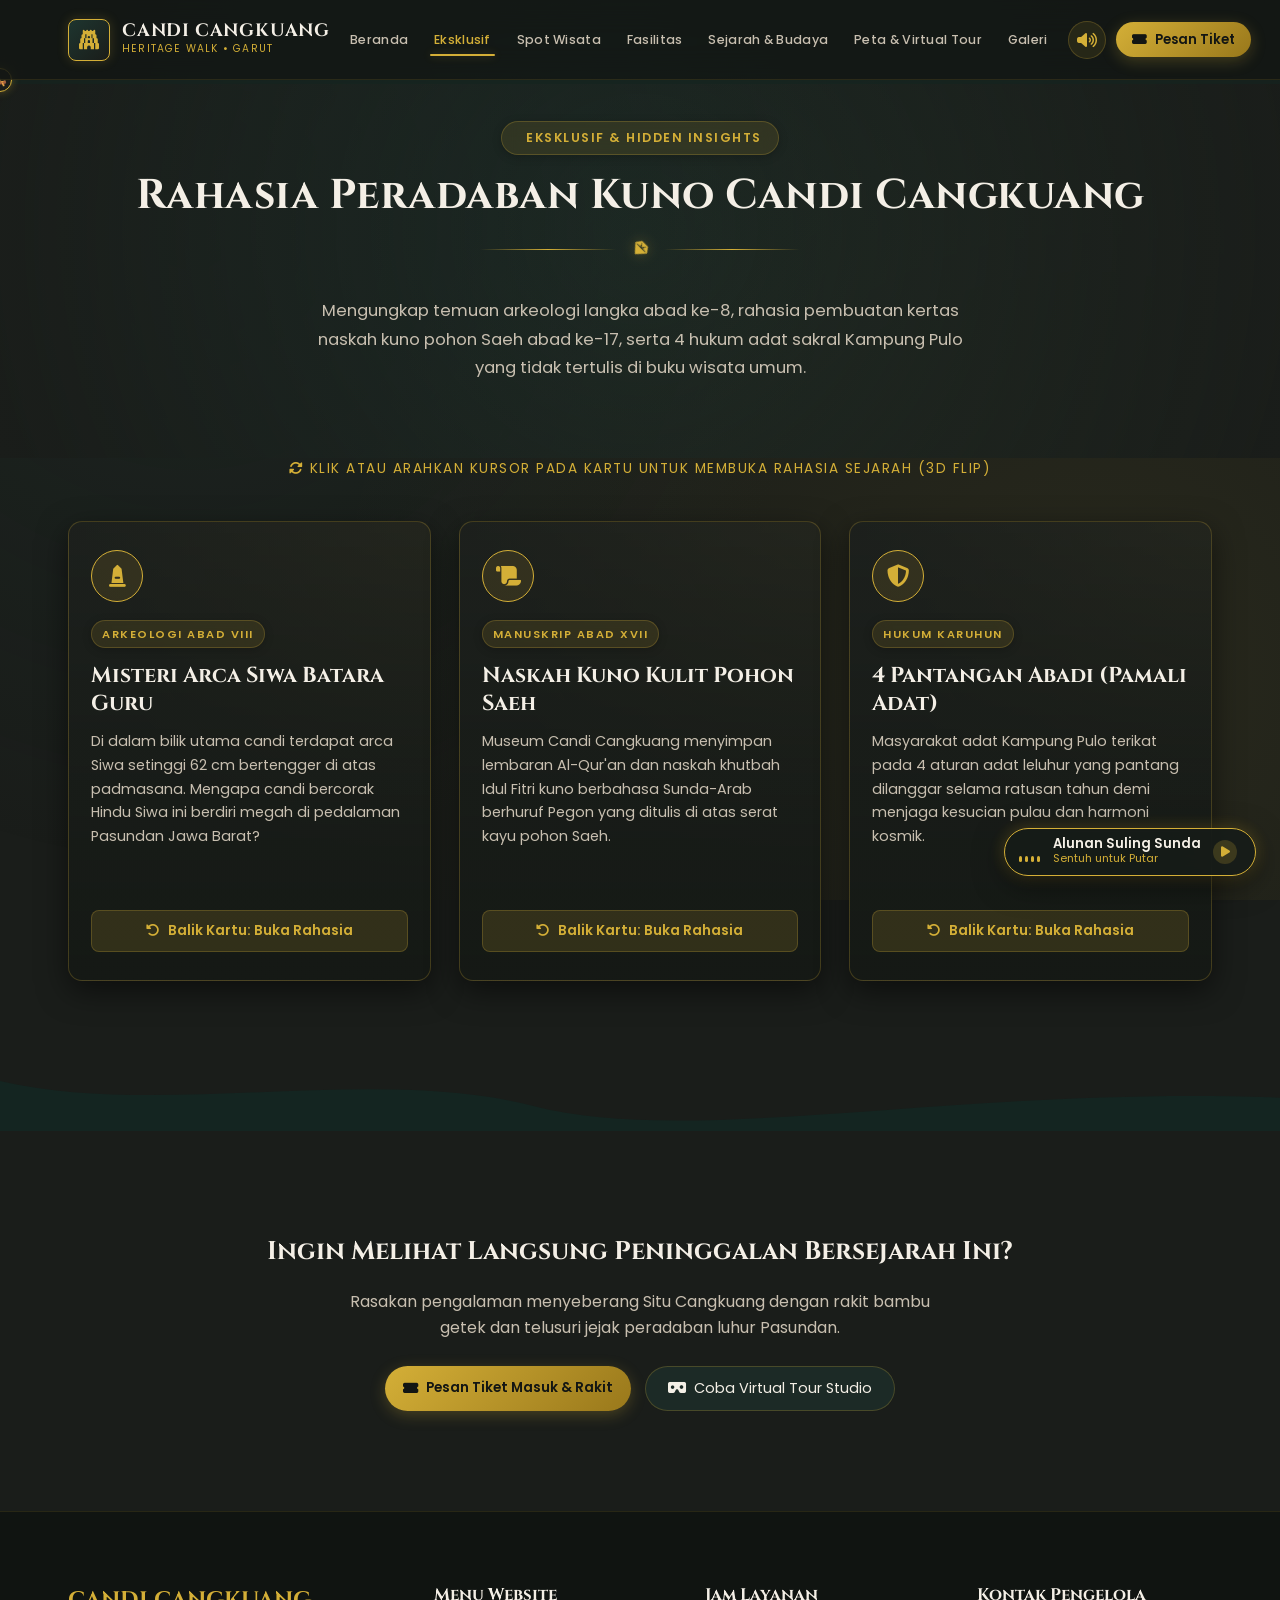
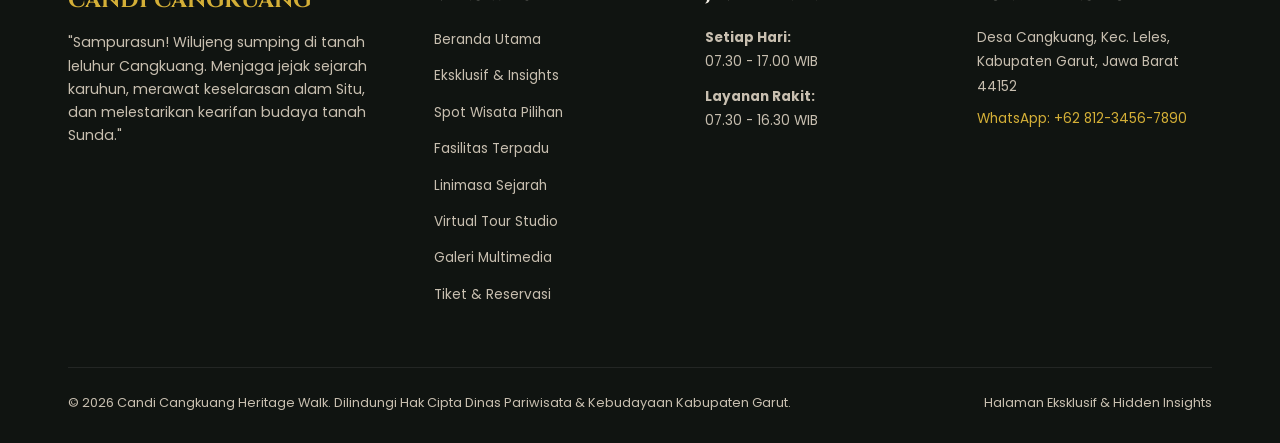
<file: eksklusif.html>
<!DOCTYPE html>
<html lang="id">
<head>
  <meta charset="UTF-8">
  <meta name="viewport" content="width=device-width, initial-scale=1.0">
  <meta name="description" content="Informasi Eksklusif & Hidden Insights Candi Cangkuang Garut: Misteri Arca Batara Guru, Naskah Kuno Kulit Pohon Saeh, dan Falsafah Adat 6 Rumah Kampung Pulo.">
  <title>Eksklusif & Hidden Insights | Candi Cangkuang Garut</title>

  <!-- Google Fonts -->
  <link rel="preconnect" href="https://fonts.googleapis.com">
  <link rel="preconnect" href="https://fonts.gstatic.com" crossorigin>
  <link href="https://fonts.googleapis.com/css2?family=Cinzel:wght@600;700;800&family=Playfair+Display:ital,wght@0,600;0,700;0,800;1,600&family=Poppins:wght@300;400;500;600;700&display=swap" rel="stylesheet">

  <!-- Font Awesome Icons -->
  <link rel="stylesheet" href="https://cdnjs.cloudflare.com/ajax/libs/font-awesome/6.4.0/css/all.min.css">

  <link rel="icon" type="image/svg+xml" href="data:image/svg+xml,<svg xmlns='http://www.w3.org/2000/svg' viewBox='0 0 100 100'><text y='.9em' font-size='90'>🛕</text></svg>">
  <!-- Core Stylesheet -->
  <link rel="stylesheet" href="./assets/css/style.css">
</head>
<body>

  <!-- =========================================================================
       HEADER & NAVBAR
       ========================================================================= -->
  <header class="site-header scrolled" id="siteHeader">
    <div class="container navbar-inner">
      <a href="index.html" class="brand-logo" aria-label="Beranda Candi Cangkuang">
        <div class="brand-icon-wrapper">
          <i class="fas fa-gopuram fa-lg"></i>
        </div>
        <div class="brand-text">
          <h1>CANDI CANGKUANG</h1>
          <span>HERITAGE WALK • GARUT</span>
        </div>
      </a>

      <nav aria-label="Navigasi Utama">
        <ul class="nav-menu" id="navMenu">
          <li><a href="index.html" class="nav-link">Beranda</a></li>
          <li><a href="eksklusif.html" class="nav-link active">Eksklusif</a></li>
          <li><a href="spot-wisata.html" class="nav-link">Spot Wisata</a></li>
          <li><a href="fasilitas.html" class="nav-link">Fasilitas</a></li>
          <li><a href="sejarah.html" class="nav-link">Sejarah & Budaya</a></li>
          <li><a href="virtual-tour.html" class="nav-link">Peta & Virtual Tour</a></li>
          <li><a href="galeri.html" class="nav-link">Galeri</a></li>
        </ul>
      </nav>

      <div class="nav-actions">
        <button class="btn-ambience" id="btnAmbience" title="Putar Suasana Alami Situ Cangkuang" aria-label="Putar Suasana Alami">
          <i class="fas fa-volume-up"></i>
        </button>
        <a href="tiket.html" class="btn btn-primary btn-sm">
          <i class="fas fa-ticket-alt"></i> <span>Pesan Tiket</span>
        </a>
        <button class="mobile-toggle" id="mobileToggle" aria-label="Buka Menu Navigasi">
          <i class="fas fa-bars"></i>
        </button>
      </div>
    </div>
  </header>

  <!-- =========================================================================
       MAIN CONTENT: EKSKLUSIF & 3D FLIP SECRET CARDS
       ========================================================================= -->
  <main id="mainContent" class="page-main">

    <!-- SUBPAGE HERO -->
    <section class="py-section" style="padding-top: calc(var(--header-height) + 40px); padding-bottom: 40px; text-align: center; background: radial-gradient(circle at center, rgba(30, 53, 47, 0.4) 0%, var(--bg-andesite) 100%);">
      <div class="container">
        <span class="section-badge"><i class="fas fa-sparkles"></i> Eksklusif & Hidden Insights</span>
        <h1 class="section-title">Rahasia Peradaban Kuno Candi Cangkuang</h1>
        <div class="sunda-ornament-divider">
          <i class="fas fa-gem sunda-ornament-icon"></i>
        </div>
        <p class="section-desc">
          Mengungkap temuan arkeologi langka abad ke-8, rahasia pembuatan kertas naskah kuno pohon Saeh abad ke-17, serta 4 hukum adat sakral Kampung Pulo yang tidak tertulis di buku wisata umum.
        </p>
      </div>
    </section>

    <!-- 3D TILT & FLIP SECRET CARDS SECTION -->
    <section class="py-section" style="padding-top: 0;">
      <div class="container">
        <div class="text-center" style="margin-bottom: 24px;">
          <p style="font-size: 0.85rem; color: var(--gold-candi); text-transform: uppercase; letter-spacing: 1.5px;">
            <i class="fas fa-sync-alt"></i> Klik atau Arahkan Kursor pada Kartu untuk Membuka Rahasia Sejarah (3D Flip)
          </p>
        </div>

        <div class="cards-3d-grid">
          <!-- CARD 1: ARCA BATARA GURU -->
          <div class="card-3d-wrap">
            <div class="card-3d-inner">
              <!-- Front Side -->
              <div class="card-3d-front">
                <div>
                  <div class="card-3d-icon"><i class="fas fa-monument"></i></div>
                  <span class="section-badge" style="font-size: 0.7rem; padding: 4px 10px;">Arkeologi Abad VIII</span>
                  <h3 class="card-3d-title">Misteri Arca Siwa Batara Guru</h3>
                  <p class="card-3d-desc">
                    Di dalam bilik utama candi terdapat arca Siwa setinggi 62 cm bertengger di atas padmasana. Mengapa candi bercorak Hindu Siwa ini berdiri megah di pedalaman Pasundan Jawa Barat?
                  </p>
                </div>
                <div>
                  <button class="card-flip-btn">
                    <i class="fas fa-undo-alt"></i> Balik Kartu: Buka Rahasia
                  </button>
                </div>
              </div>

              <!-- Back Side -->
              <div class="card-3d-back">
                <div>
                  <span class="section-badge" style="font-size: 0.7rem; padding: 4px 10px;">Catatan Peneliti 1966</span>
                  <h3 class="card-3d-title" style="color: var(--gold-light);">Rahasia Garbhagriha & Arca</h3>
                  <p style="font-size: 0.84rem; color: var(--text-lontar-muted); line-height: 1.6; margin-bottom: 12px;">
                    1. <strong>Identifikasi Arca:</strong> Memiliki 4 tangan dengan atribut trisula, aksamala (tasbih), dan kamandalu. Posisi menghadap fajar timur melambangkan pemujaan matahari dan Siwa Mahadewa.
                  </p>
                  <p style="font-size: 0.84rem; color: var(--text-lontar-muted); line-height: 1.6;">
                    2. <strong>Keunikan Pasundan:</strong> Ini adalah candi Hindu tertua dan satu-satunya di Tatar Sunda, membuktikan adanya jalur ziarah kerajaan Sunda kuno sebelum masa Pajajaran.
                  </p>
                </div>
                <div style="margin-top: 14px;">
                  <button class="card-flip-btn" style="background: rgba(0,0,0,0.4); border-color: var(--gold-candi);">
                    <i class="fas fa-redo-alt"></i> Putar Kembali
                  </button>
                </div>
              </div>
            </div>
          </div>

          <!-- CARD 2: NASKAH KULIT POHON SAEH -->
          <div class="card-3d-wrap">
            <div class="card-3d-inner">
              <!-- Front Side -->
              <div class="card-3d-front">
                <div>
                  <div class="card-3d-icon"><i class="fas fa-scroll"></i></div>
                  <span class="section-badge" style="font-size: 0.7rem; padding: 4px 10px;">Manuskrip Abad XVII</span>
                  <h3 class="card-3d-title">Naskah Kuno Kulit Pohon Saeh</h3>
                  <p class="card-3d-desc">
                    Museum Candi Cangkuang menyimpan lembaran Al-Qur'an dan naskah khutbah Idul Fitri kuno berbahasa Sunda-Arab berhuruf Pegon yang ditulis di atas serat kayu pohon Saeh.
                  </p>
                </div>
                <div>
                  <button class="card-flip-btn">
                    <i class="fas fa-undo-alt"></i> Balik Kartu: Buka Rahasia
                  </button>
                </div>
              </div>

              <!-- Back Side -->
              <div class="card-3d-back">
                <div>
                  <span class="section-badge" style="font-size: 0.7rem; padding: 4px 10px;">Teknologi Kertas Kuno</span>
                  <h3 class="card-3d-title" style="color: var(--gold-light);">Rahasia Ketahanan 400 Tahun</h3>
                  <p style="font-size: 0.84rem; color: var(--text-lontar-muted); line-height: 1.6; margin-bottom: 12px;">
                    1. <strong>Pohon Saeh:</strong> Diolah dari kulit kayu <em>Broussonetia papyrifera</em> yang ditempa hingga seratnya menyatu rapat. Getah alaminya mengandung zat penolak rayap dan jamur tropis.
                  </p>
                  <p style="font-size: 0.84rem; color: var(--text-lontar-muted); line-height: 1.6;">
                    2. <strong>Tinta Karbon Organik:</strong> Tinta dibuat dari jelaga minyak kemiri campur getah damar, sehingga tulisan tangan Embah Dalem Arif Muhammad tetap pekat hingga kini.
                  </p>
                </div>
                <div style="margin-top: 14px;">
                  <button class="card-flip-btn" style="background: rgba(0,0,0,0.4); border-color: var(--gold-candi);">
                    <i class="fas fa-redo-alt"></i> Putar Kembali
                  </button>
                </div>
              </div>
            </div>
          </div>

          <!-- CARD 3: 4 PANTANGAN ADAT KAMPUNG PULO -->
          <div class="card-3d-wrap">
            <div class="card-3d-inner">
              <!-- Front Side -->
              <div class="card-3d-front">
                <div>
                  <div class="card-3d-icon"><i class="fas fa-shield-alt"></i></div>
                  <span class="section-badge" style="font-size: 0.7rem; padding: 4px 10px;">Hukum Karuhun</span>
                  <h3 class="card-3d-title">4 Pantangan Abadi (Pamali Adat)</h3>
                  <p class="card-3d-desc">
                    Masyarakat adat Kampung Pulo terikat pada 4 aturan adat leluhur yang pantang dilanggar selama ratusan tahun demi menjaga kesucian pulau dan harmoni kosmik.
                  </p>
                </div>
                <div>
                  <button class="card-flip-btn">
                    <i class="fas fa-undo-alt"></i> Balik Kartu: Buka Rahasia
                  </button>
                </div>
              </div>

              <!-- Back Side -->
              <div class="card-3d-back">
                <div>
                  <span class="section-badge" style="font-size: 0.7rem; padding: 4px 10px;">Aturan Turun-Temurun</span>
                  <h3 class="card-3d-title" style="color: var(--gold-light);">Rincian 4 Pamali Adat</h3>
                  <ul style="font-size: 0.82rem; color: var(--text-lontar-muted); line-height: 1.5; padding-left: 18px; margin-bottom: 10px;">
                    <li><strong>1. Pantangan Menambah Rumah:</strong> Jumlah tetap 6 rumah dan 1 tajug, tidak boleh bertambah atau berkurang.</li>
                    <li><strong>2. Pantangan Atap Jumeneng:</strong> Atap wajib pelana datar (suhunan jolopong/panjang).</li>
                    <li><strong>3. Pantangan Ternak Besar:</strong> Dilarang memelihara kerbau/kambing/sapi demi kebersihan tanah suci pulau.</li>
                    <li><strong>4. Larangan Gong Perunggu:</strong> Menghormati tradisi ziarah sakral para leluhur.</li>
                  </ul>
                </div>
                <div>
                  <button class="card-flip-btn" style="background: rgba(0,0,0,0.4); border-color: var(--gold-candi);">
                    <i class="fas fa-redo-alt"></i> Putar Kembali
                  </button>
                </div>
              </div>
            </div>
          </div>
        </div>
      </div>
    </section>

    <!-- SECTION DIVIDER (WAVE) -->
    <div class="wave-divider">
      <svg viewBox="0 0 1200 120" preserveAspectRatio="none">
        <path d="M0,0 C150,90 350,-40 500,60 C650,160 900,10 1200,40 L1200,120 L0,120 Z" fill="#142521"></path>
      </svg>
    </div>

    <!-- CALL TO ACTION -->
    <section class="py-section" style="text-align: center;">
      <div class="container">
        <h3 style="font-family: var(--font-heading); font-size: 1.6rem; color: var(--text-lontar); margin-bottom: 16px;">
          Ingin Melihat Langsung Peninggalan Bersejarah Ini?
        </h3>
        <p style="color: var(--text-lontar-muted); max-width: 600px; margin: 0 auto 24px auto;">
          Rasakan pengalaman menyeberang Situ Cangkuang dengan rakit bambu getek dan telusuri jejak peradaban luhur Pasundan.
        </p>
        <div style="display: flex; gap: 14px; justify-content: center; flex-wrap: wrap;">
          <a href="tiket.html" class="btn btn-primary">
            <i class="fas fa-ticket-alt"></i> Pesan Tiket Masuk & Rakit
          </a>
          <a href="virtual-tour.html" class="btn btn-secondary">
            <i class="fas fa-vr-cardboard"></i> Coba Virtual Tour Studio
          </a>
        </div>
      </div>
    </section>

  </main>

  <!-- =========================================================================
       FOOTER
       ========================================================================= -->
  <footer class="site-footer">
    <div class="container">
      <div class="footer-top">
        <div class="footer-brand">
          <h2>CANDI CANGKUANG</h2>
          <p>
            "Sampurasun! Wilujeng sumping di tanah leluhur Cangkuang. Menjaga jejak sejarah karuhun, merawat keselarasan alam Situ, dan melestarikan kearifan budaya tanah Sunda."
          </p>
        </div>

        <div class="footer-col">
          <h4>Menu Website</h4>
          <ul class="footer-links">
            <li><a href="index.html">Beranda Utama</a></li>
            <li><a href="eksklusif.html">Eksklusif & Insights</a></li>
            <li><a href="spot-wisata.html">Spot Wisata Pilihan</a></li>
            <li><a href="fasilitas.html">Fasilitas Terpadu</a></li>
            <li><a href="sejarah.html">Linimasa Sejarah</a></li>
            <li><a href="virtual-tour.html">Virtual Tour Studio</a></li>
            <li><a href="galeri.html">Galeri Multimedia</a></li>
            <li><a href="tiket.html">Tiket & Reservasi</a></li>
          </ul>
        </div>

        <div class="footer-col">
          <h4>Jam Layanan</h4>
          <div style="font-size: 0.85rem; color: var(--text-lontar-muted); line-height: 1.8;">
            <div><strong>Setiap Hari:</strong><br>07.30 - 17.00 WIB</div>
            <div style="margin-top: 10px;"><strong>Layanan Rakit:</strong><br>07.30 - 16.30 WIB</div>
          </div>
        </div>

        <div class="footer-col">
          <h4>Kontak Pengelola</h4>
          <div style="font-size: 0.85rem; color: var(--text-lontar-muted); line-height: 1.8;">
            <div>Desa Cangkuang, Kec. Leles, Kabupaten Garut, Jawa Barat 44152</div>
            <div style="margin-top: 8px; color: var(--gold-candi);">WhatsApp: +62 812-3456-7890</div>
          </div>
        </div>
      </div>

      <div class="footer-bottom">
        <div>&copy; 2026 Candi Cangkuang Heritage Walk. Dilindungi Hak Cipta Dinas Pariwisata & Kebudayaan Kabupaten Garut.</div>
        <div>Halaman Eksklusif & Hidden Insights</div>
      </div>
    </div>
  </footer>

  <script src="./assets/js/main.js"></script>
  <audio id="bgMusic" loop preload="none">
    <source src="https://archive.org/download/suling-sunda/SULING%20SUNDA.mp3" type="audio/mpeg">
    <source src="https://archive.org/download/degungsundanesemusicofwestjava/05%20-%20Ayun%20Ambing.mp3" type="audio/mpeg">
  </audio>
  <script src="./assets/js/custom-images.js"></script>
  <script src="./assets/js/music-player.js"></script>
</body>
</html>
</file>
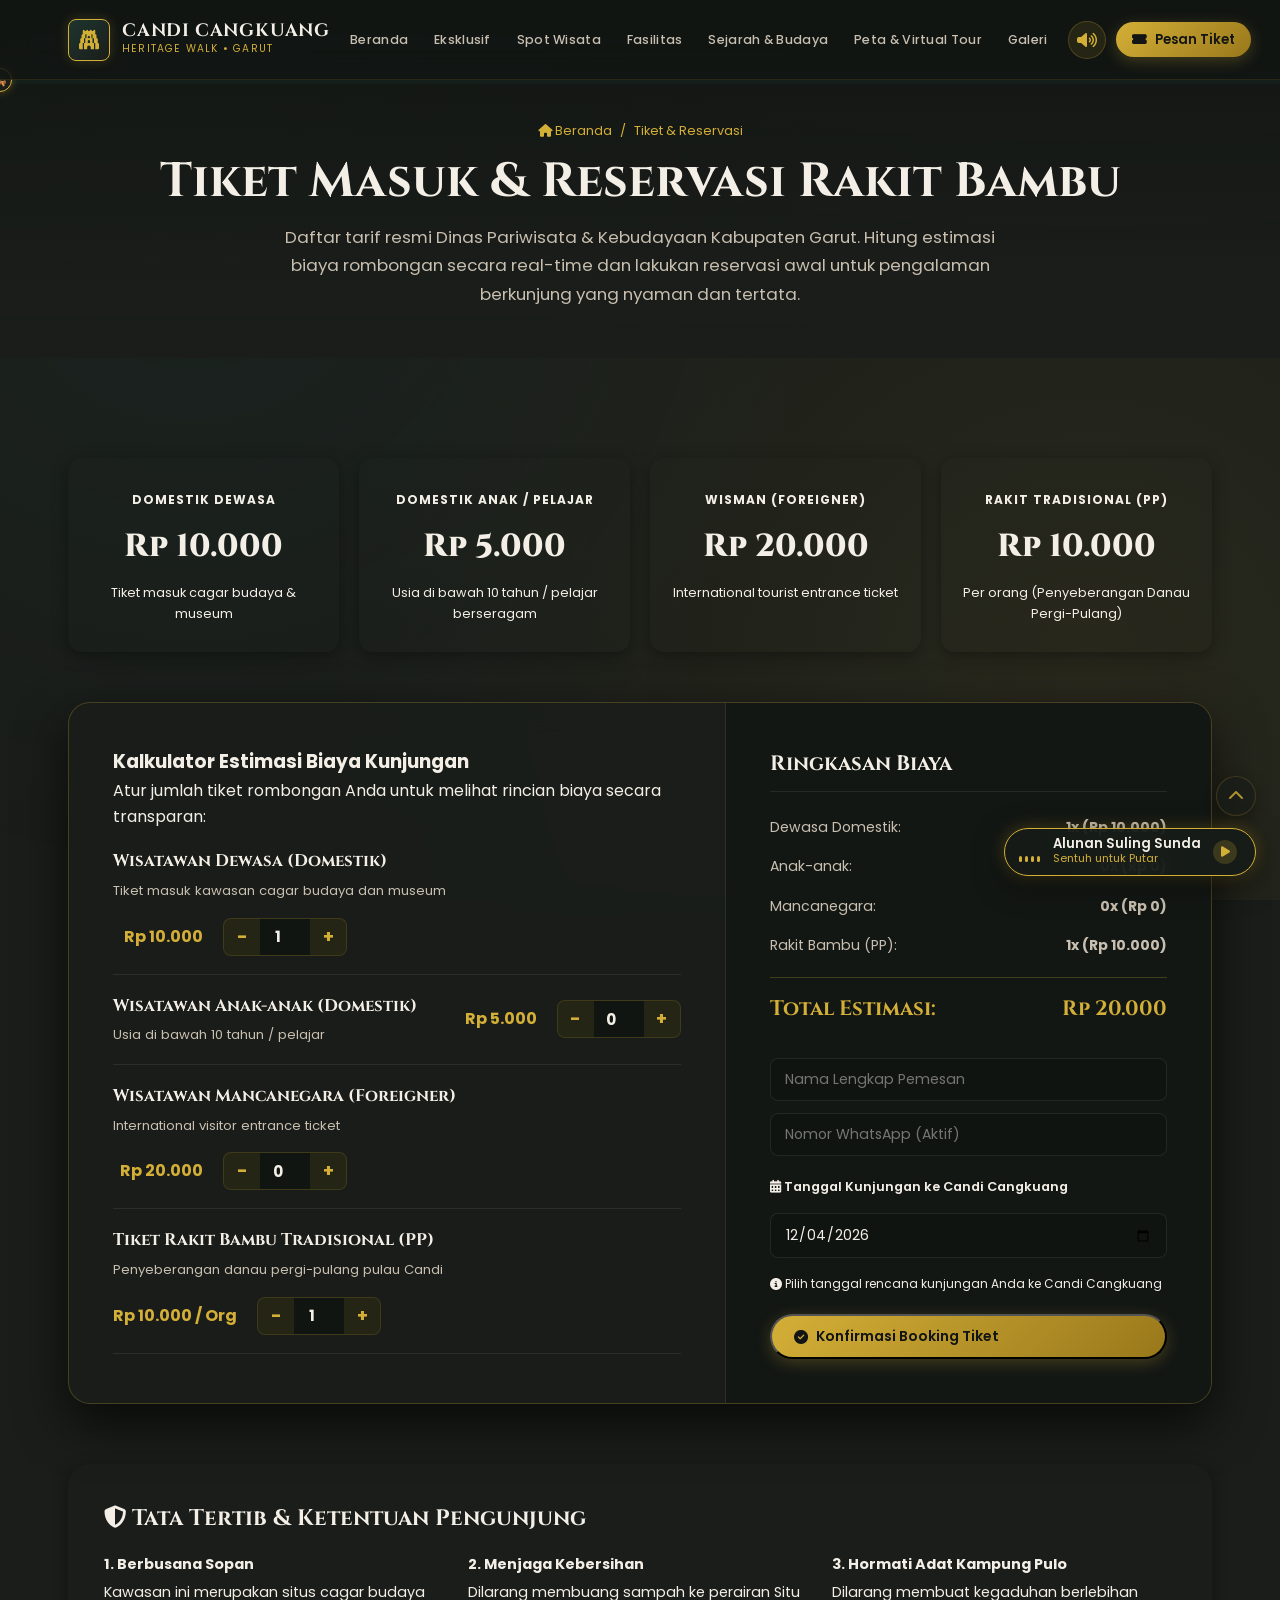
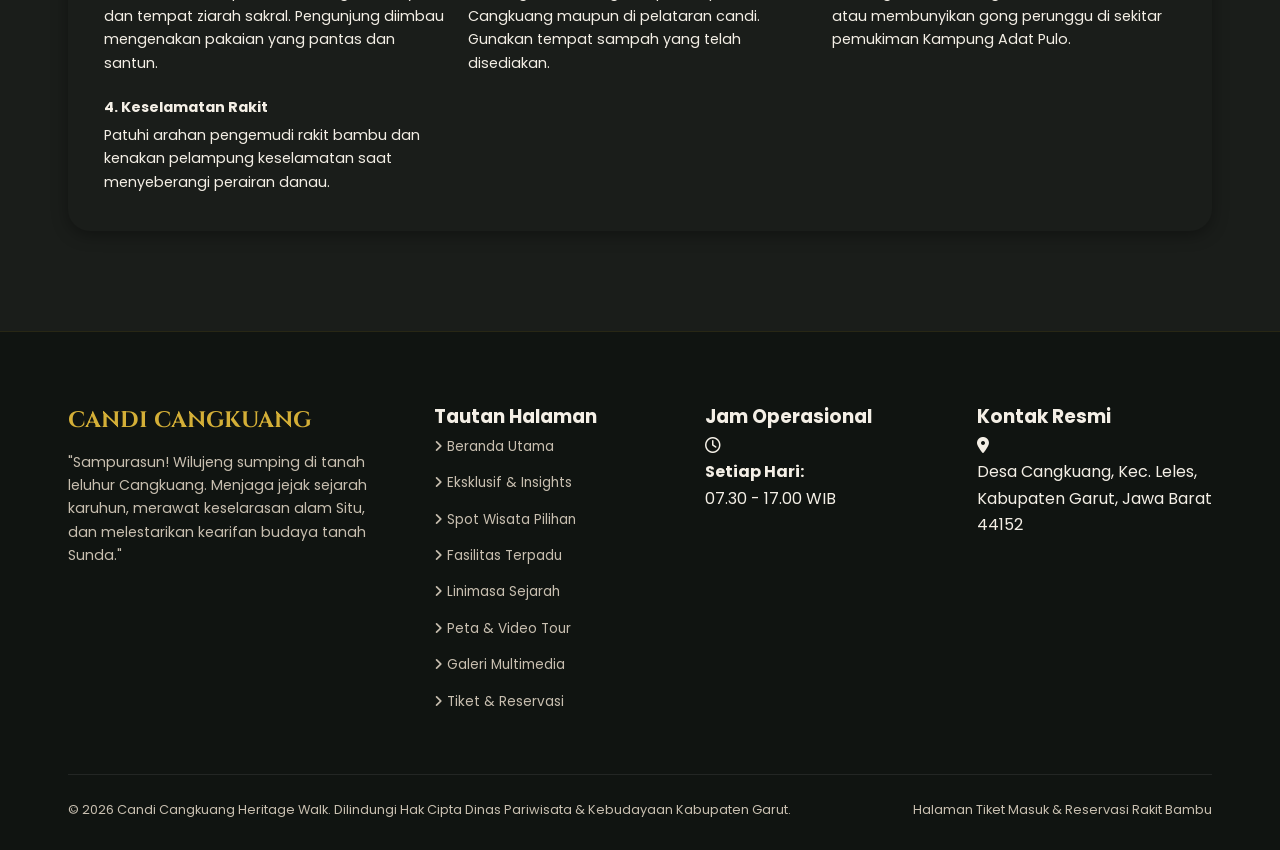
<file: tiket.html>
<!DOCTYPE html>
<html lang="id">
<head>
  <meta charset="UTF-8">
  <meta name="viewport" content="width=device-width, initial-scale=1.0">
  <meta name="description" content="Informasi Tarif Tiket Masuk Resmi & Reservasi Rakit Bambu Situ Cangkuang Garut: Hitung estimasi biaya kunjungan secara real-time dan pesan tiket secara praktis.">
  <title>Tiket Masuk & Reservasi Rakit | Candi Cangkuang Garut</title>

  <!-- Google Fonts -->
  <link rel="preconnect" href="https://fonts.googleapis.com">
  <link rel="preconnect" href="https://fonts.gstatic.com" crossorigin>
  <link href="https://fonts.googleapis.com/css2?family=Cinzel:wght@600;700;800&family=Playfair+Display:ital,wght@0,600;0,700;0,800;1,600&family=Poppins:wght@300;400;500;600;700&display=swap" rel="stylesheet">

  <!-- Font Awesome Icons -->
  <link rel="stylesheet" href="https://cdnjs.cloudflare.com/ajax/libs/font-awesome/6.4.0/css/all.min.css">

  <link rel="icon" type="image/svg+xml" href="data:image/svg+xml,<svg xmlns='http://www.w3.org/2000/svg' viewBox='0 0 100 100'><text y='.9em' font-size='90'>🛕</text></svg>">
  <!-- Core Stylesheet -->
  <link rel="stylesheet" href="./assets/css/style.css">
</head>
<body>

  <!-- =========================================================================
       HEADER & NAVBAR
       ========================================================================= -->
  <header class="site-header scrolled" id="siteHeader">
    <div class="container navbar-inner">
      <a href="index.html" class="brand-logo" aria-label="Beranda Candi Cangkuang">
        <div class="brand-icon-wrapper">
          <i class="fas fa-gopuram fa-lg"></i>
        </div>
        <div class="brand-text">
          <h1>CANDI CANGKUANG</h1>
          <span>HERITAGE WALK • GARUT</span>
        </div>
      </a>

      <nav aria-label="Navigasi Utama">
        <ul class="nav-menu" id="navMenu">
          <li><a href="index.html" class="nav-link">Beranda</a></li>
          <li><a href="eksklusif.html" class="nav-link">Eksklusif</a></li>
          <li><a href="spot-wisata.html" class="nav-link">Spot Wisata</a></li>
          <li><a href="fasilitas.html" class="nav-link">Fasilitas</a></li>
          <li><a href="sejarah.html" class="nav-link">Sejarah & Budaya</a></li>
          <li><a href="virtual-tour.html" class="nav-link">Peta & Virtual Tour</a></li>
          <li><a href="galeri.html" class="nav-link">Galeri</a></li>
        </ul>
      </nav>

      <div class="nav-actions">
        <button class="btn-ambience" id="btnAmbience" title="Putar Suasana Alami Situ Cangkuang" aria-label="Putar Suasana Alami">
          <i class="fas fa-volume-up"></i>
        </button>
        <a href="tiket.html" class="btn btn-primary btn-sm">
          <i class="fas fa-ticket-alt"></i> Pesan Tiket
        </a>
        <button class="mobile-toggle" id="mobileToggle" aria-label="Buka Menu Navigasi">
          <i class="fas fa-bars"></i>
        </button>
      </div>
    </div>
  </header>

  <!-- =========================================================================
       SUBPAGE HERO BANNER
       ========================================================================= -->
  <section class="subpage-hero" data-custom-folder="Menu Tiket (Background)">
    <div class="container">
      <div class="subpage-breadcrumb">
        <a href="index.html"><i class="fas fa-home"></i> Beranda</a>
        <span>/</span>
        <span>Tiket & Reservasi</span>
      </div>
      <h1 class="subpage-title">Tiket Masuk & Reservasi Rakit Bambu</h1>
      <p class="subpage-desc">
        Daftar tarif resmi Dinas Pariwisata & Kebudayaan Kabupaten Garut. Hitung estimasi biaya rombongan secara real-time dan lakukan reservasi awal untuk pengalaman berkunjung yang nyaman dan tertata.
      </p>
    </div>
  </section>

  <!-- =========================================================================
       MAIN CONTENT: TIKET & RESERVASI
       ========================================================================= -->
  <main class="py-section" id="mainContent">
    <div class="container">

      <!-- TARIF RESMI SUMMARY CARDS -->
      <div style="display:grid; grid-template-columns:repeat(auto-fit, minmax(240px, 1fr)); gap:20px; margin-bottom: 50px;">
        <div style="background:var(--bg-card); padding:28px 20px; border-radius:var(--radius-md); border:1px solid var(--border-light); text-align:center; box-shadow:var(--shadow-sm);">
          <span style="font-size:0.75rem; text-transform:uppercase; font-weight:700; color:var(--primary); letter-spacing:1px;">Domestik Dewasa</span>
          <div style="font-family:var(--font-heading); font-size:2rem; font-weight:800; color:var(--secondary); margin:8px 0;">Rp 10.000</div>
          <p style="font-size:0.8rem; color:var(--text-muted);">Tiket masuk cagar budaya & museum</p>
        </div>

        <div style="background:var(--bg-card); padding:28px 20px; border-radius:var(--radius-md); border:1px solid var(--border-light); text-align:center; box-shadow:var(--shadow-sm);">
          <span style="font-size:0.75rem; text-transform:uppercase; font-weight:700; color:var(--primary); letter-spacing:1px;">Domestik Anak / Pelajar</span>
          <div style="font-family:var(--font-heading); font-size:2rem; font-weight:800; color:var(--secondary); margin:8px 0;">Rp 5.000</div>
          <p style="font-size:0.8rem; color:var(--text-muted);">Usia di bawah 10 tahun / pelajar berseragam</p>
        </div>

        <div style="background:var(--bg-card); padding:28px 20px; border-radius:var(--radius-md); border:1px solid var(--border-light); text-align:center; box-shadow:var(--shadow-sm);">
          <span style="font-size:0.75rem; text-transform:uppercase; font-weight:700; color:var(--primary); letter-spacing:1px;">Wisman (Foreigner)</span>
          <div style="font-family:var(--font-heading); font-size:2rem; font-weight:800; color:var(--secondary); margin:8px 0;">Rp 20.000</div>
          <p style="font-size:0.8rem; color:var(--text-muted);">International tourist entrance ticket</p>
        </div>

        <div style="background:linear-gradient(135deg, var(--primary-light), #FFFFFF); padding:28px 20px; border-radius:var(--radius-md); border:1.5px solid var(--primary); text-align:center; box-shadow:var(--shadow-sm);">
          <span style="font-size:0.75rem; text-transform:uppercase; font-weight:700; color:var(--primary); letter-spacing:1px;">Rakit Tradisional (PP)</span>
          <div style="font-family:var(--font-heading); font-size:2rem; font-weight:800; color:var(--primary); margin:8px 0;">Rp 10.000</div>
          <p style="font-size:0.8rem; color:var(--text-muted);">Per orang (Penyeberangan Danau Pergi-Pulang)</p>
        </div>
      </div>

      <!-- INTERACTIVE CALCULATOR & BOOKING FORM -->
      <div class="ticket-calculator-box" style="margin-top: 0;">
        <!-- Left: Quantity Selectors -->
        <div class="calc-left">
          <h3 class="calc-left-title">Kalkulator Estimasi Biaya Kunjungan</h3>
          <p class="calc-left-desc">Atur jumlah tiket rombongan Anda untuk melihat rincian biaya secara transparan:</p>

          <div class="ticket-item-row">
            <div class="ticket-item-info">
              <h4>Wisatawan Dewasa (Domestik)</h4>
              <p>Tiket masuk kawasan cagar budaya dan museum</p>
            </div>
            <div style="display:flex; align-items:center; gap:20px;">
              <div class="ticket-item-price">Rp 10.000</div>
              <div class="qty-counter">
                <button class="qty-btn" data-target="qtyDewasa" data-action="minus">-</button>
                <input type="number" id="qtyDewasa" class="qty-input" value="1" min="0" max="99">
                <button class="qty-btn" data-target="qtyDewasa" data-action="plus">+</button>
              </div>
            </div>
          </div>

          <div class="ticket-item-row">
            <div class="ticket-item-info">
              <h4>Wisatawan Anak-anak (Domestik)</h4>
              <p>Usia di bawah 10 tahun / pelajar</p>
            </div>
            <div style="display:flex; align-items:center; gap:20px;">
              <div class="ticket-item-price">Rp 5.000</div>
              <div class="qty-counter">
                <button class="qty-btn" data-target="qtyAnak" data-action="minus">-</button>
                <input type="number" id="qtyAnak" class="qty-input" value="0" min="0" max="99">
                <button class="qty-btn" data-target="qtyAnak" data-action="plus">+</button>
              </div>
            </div>
          </div>

          <div class="ticket-item-row">
            <div class="ticket-item-info">
              <h4>Wisatawan Mancanegara (Foreigner)</h4>
              <p>International visitor entrance ticket</p>
            </div>
            <div style="display:flex; align-items:center; gap:20px;">
              <div class="ticket-item-price">Rp 20.000</div>
              <div class="qty-counter">
                <button class="qty-btn" data-target="qtyMancanegara" data-action="minus">-</button>
                <input type="number" id="qtyMancanegara" class="qty-input" value="0" min="0" max="99">
                <button class="qty-btn" data-target="qtyMancanegara" data-action="plus">+</button>
              </div>
            </div>
          </div>

          <div class="ticket-item-row">
            <div class="ticket-item-info">
              <h4>Tiket Rakit Bambu Tradisional (PP)</h4>
              <p>Penyeberangan danau pergi-pulang pulau Candi</p>
            </div>
            <div style="display:flex; align-items:center; gap:20px;">
              <div class="ticket-item-price">Rp 10.000 / Org</div>
              <div class="qty-counter">
                <button class="qty-btn" data-target="qtyRakit" data-action="minus">-</button>
                <input type="number" id="qtyRakit" class="qty-input" value="1" min="0" max="99">
                <button class="qty-btn" data-target="qtyRakit" data-action="plus">+</button>
              </div>
            </div>
          </div>
        </div>

        <!-- Right: Summary & Booking Form -->
        <div class="calc-right">
          <div>
            <h3 class="calc-summary-title">Ringkasan Biaya</h3>
            <ul class="summary-list">
              <li class="summary-item">
                <span>Dewasa Domestik:</span>
                <strong id="subDewasa">1x (Rp 10.000)</strong>
              </li>
              <li class="summary-item">
                <span>Anak-anak:</span>
                <strong id="subAnak">0x (Rp 0)</strong>
              </li>
              <li class="summary-item">
                <span>Mancanegara:</span>
                <strong id="subMancanegara">0x (Rp 0)</strong>
              </li>
              <li class="summary-item">
                <span>Rakit Bambu (PP):</span>
                <strong id="subRakit">1x (Rp 10.000)</strong>
              </li>
              <li class="summary-item total-row">
                <span>Total Estimasi:</span>
                <span class="total-amount" id="totalAmount">Rp 20.000</span>
              </li>
            </ul>
          </div>

          <form class="booking-form-mini" id="bookingForm">
            <input type="text" id="bookName" class="form-input-mini" placeholder="Nama Lengkap Pemesan" required>
            <input type="tel" id="bookPhone" class="form-input-mini" placeholder="Nomor WhatsApp (Aktif)" required>
            <label for="bookDate" style="font-size:0.8rem; font-weight:600; color:var(--secondary); display:block; margin-bottom:4px; margin-top:8px;">
              <i class="fas fa-calendar-alt" style="color:var(--primary);"></i> Tanggal Kunjungan ke Candi Cangkuang
            </label>
            <input type="date" id="bookDate" class="form-input-mini" required>
            <p style="font-size:0.75rem; color:var(--text-muted); margin-top:4px; margin-bottom:0;">
              <i class="fas fa-info-circle"></i> Pilih tanggal rencana kunjungan Anda ke Candi Cangkuang
            </p>
            <button type="submit" class="btn btn-accent" style="width:100%; margin-top:8px;">
              <i class="fas fa-check-circle"></i> Konfirmasi Booking Tiket
            </button>
          </form>
        </div>
      </div>

      <!-- TATA TERTIB & KETENTUAN KUNJUNGAN -->
      <div style="margin-top: 60px; background:var(--bg-card); border:1px solid var(--border-light); border-radius:var(--radius-lg); padding:36px; box-shadow:var(--shadow-sm);">
        <h3 style="font-family:var(--font-heading); color:var(--secondary); font-size:1.4rem; margin-bottom:16px;">
          <i class="fas fa-shield-alt" style="color:var(--primary);"></i> Tata Tertib & Ketentuan Pengunjung
        </h3>
        <div style="display:grid; grid-template-columns:repeat(auto-fit, minmax(280px, 1fr)); gap:20px; font-size:0.9rem; color:var(--text-muted); line-height:1.65;">
          <div>
            <strong style="color:var(--secondary); display:block; margin-bottom:4px;">1. Berbusana Sopan</strong>
            Kawasan ini merupakan situs cagar budaya dan tempat ziarah sakral. Pengunjung diimbau mengenakan pakaian yang pantas dan santun.
          </div>
          <div>
            <strong style="color:var(--secondary); display:block; margin-bottom:4px;">2. Menjaga Kebersihan</strong>
            Dilarang membuang sampah ke perairan Situ Cangkuang maupun di pelataran candi. Gunakan tempat sampah yang telah disediakan.
          </div>
          <div>
            <strong style="color:var(--secondary); display:block; margin-bottom:4px;">3. Hormati Adat Kampung Pulo</strong>
            Dilarang membuat kegaduhan berlebihan atau membunyikan gong perunggu di sekitar pemukiman Kampung Adat Pulo.
          </div>
          <div>
            <strong style="color:var(--secondary); display:block; margin-bottom:4px;">4. Keselamatan Rakit</strong>
            Patuhi arahan pengemudi rakit bambu dan kenakan pelampung keselamatan saat menyeberangi perairan danau.
          </div>
        </div>
      </div>

    </div>
  </main>

  <!-- FOOTER -->
  <footer class="site-footer">
    <div class="container">
      <div class="footer-top">
        <div class="footer-brand">
          <h2>CANDI CANGKUANG</h2>
          <p class="footer-quote">
            "Sampurasun! Wilujeng sumping di tanah leluhur Cangkuang. Menjaga jejak sejarah karuhun, merawat keselarasan alam Situ, dan melestarikan kearifan budaya tanah Sunda."
          </p>
        </div>
        <div class="footer-col">
          <h3>Tautan Halaman</h3>
          <ul class="footer-links">
            <li><a href="index.html"><i class="fas fa-angle-right"></i> Beranda Utama</a></li>
            <li><a href="eksklusif.html"><i class="fas fa-angle-right"></i> Eksklusif & Insights</a></li>
            <li><a href="spot-wisata.html"><i class="fas fa-angle-right"></i> Spot Wisata Pilihan</a></li>
            <li><a href="fasilitas.html"><i class="fas fa-angle-right"></i> Fasilitas Terpadu</a></li>
            <li><a href="sejarah.html"><i class="fas fa-angle-right"></i> Linimasa Sejarah</a></li>
            <li><a href="virtual-tour.html"><i class="fas fa-angle-right"></i> Peta & Video Tour</a></li>
            <li><a href="galeri.html"><i class="fas fa-angle-right"></i> Galeri Multimedia</a></li>
            <li><a href="tiket.html"><i class="fas fa-angle-right"></i> Tiket & Reservasi</a></li>
          </ul>
        </div>
        <div class="footer-col">
          <h3>Jam Operasional</h3>
          <div class="footer-contact-item">
            <i class="far fa-clock"></i>
            <div><strong>Setiap Hari:</strong><br>07.30 - 17.00 WIB</div>
          </div>
        </div>
        <div class="footer-col">
          <h3>Kontak Resmi</h3>
          <div class="footer-contact-item">
            <i class="fas fa-map-marker-alt"></i>
            <div>Desa Cangkuang, Kec. Leles, Kabupaten Garut, Jawa Barat 44152</div>
          </div>
        </div>
      </div>
      <div class="footer-bottom">
        <div>&copy; 2026 Candi Cangkuang Heritage Walk. Dilindungi Hak Cipta Dinas Pariwisata & Kebudayaan Kabupaten Garut.</div>
        <div>Halaman Tiket Masuk & Reservasi Rakit Bambu</div>
      </div>
    </div>
  </footer>

  <button class="back-to-top" id="backToTop" aria-label="Kembali ke atas"><i class="fas fa-chevron-up"></i></button>

  <script src="./assets/js/main.js"></script>
    <!-- Tag Audio (Nuansa Sunda: Alunan Suling Merdu & Gemercik Air Alami) -->
    <audio id="bgMusic" loop preload="none">
        <source src="https://archive.org/download/suling-sunda/SULING%20SUNDA.mp3" type="audio/mpeg">
        <source src="https://archive.org/download/degungsundanesemusicofwestjava/05%20-%20Ayun%20Ambing.mp3" type="audio/mpeg">
    </audio>
    <!-- Skrip Kustomisasi Gambar & Pemutar Musik Sunda -->
    <script src="./assets/js/custom-images.js"></script>
    <script src="./assets/js/music-player.js"></script>
</body>
</html>
</file>
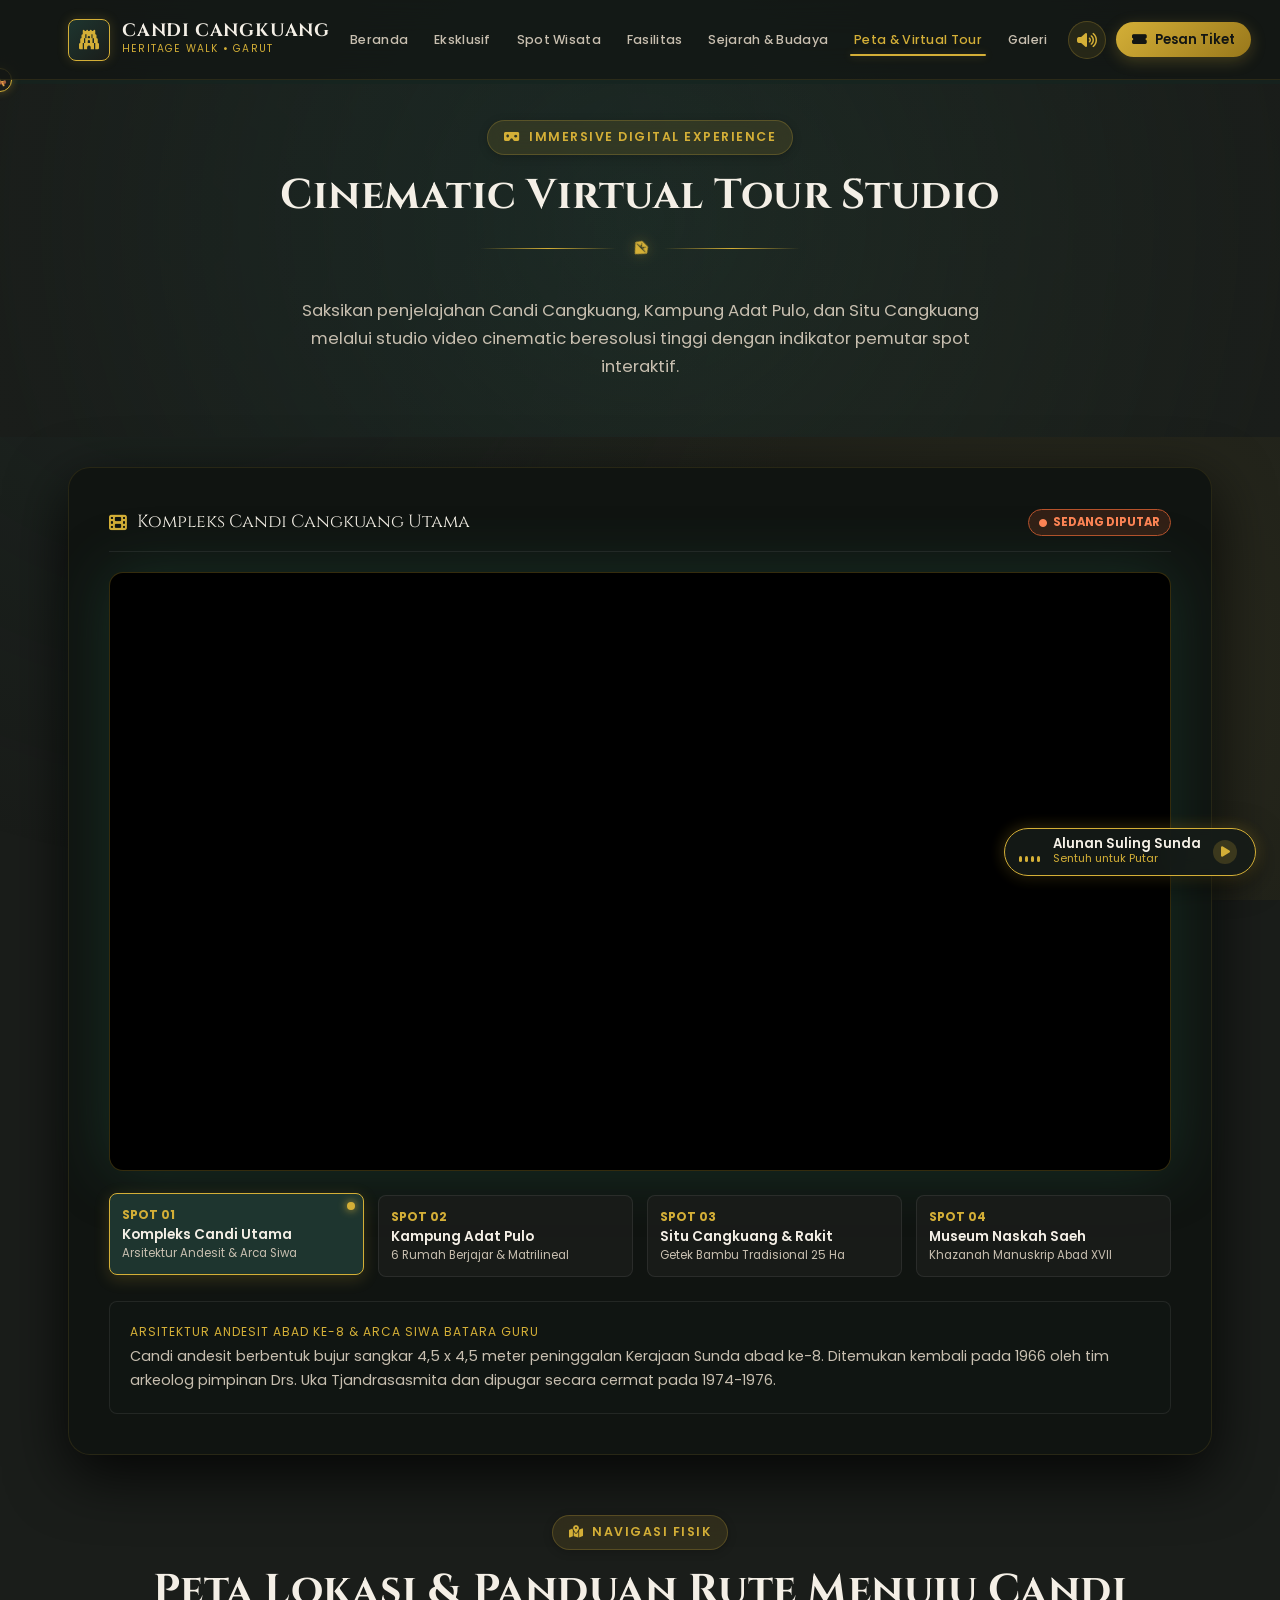
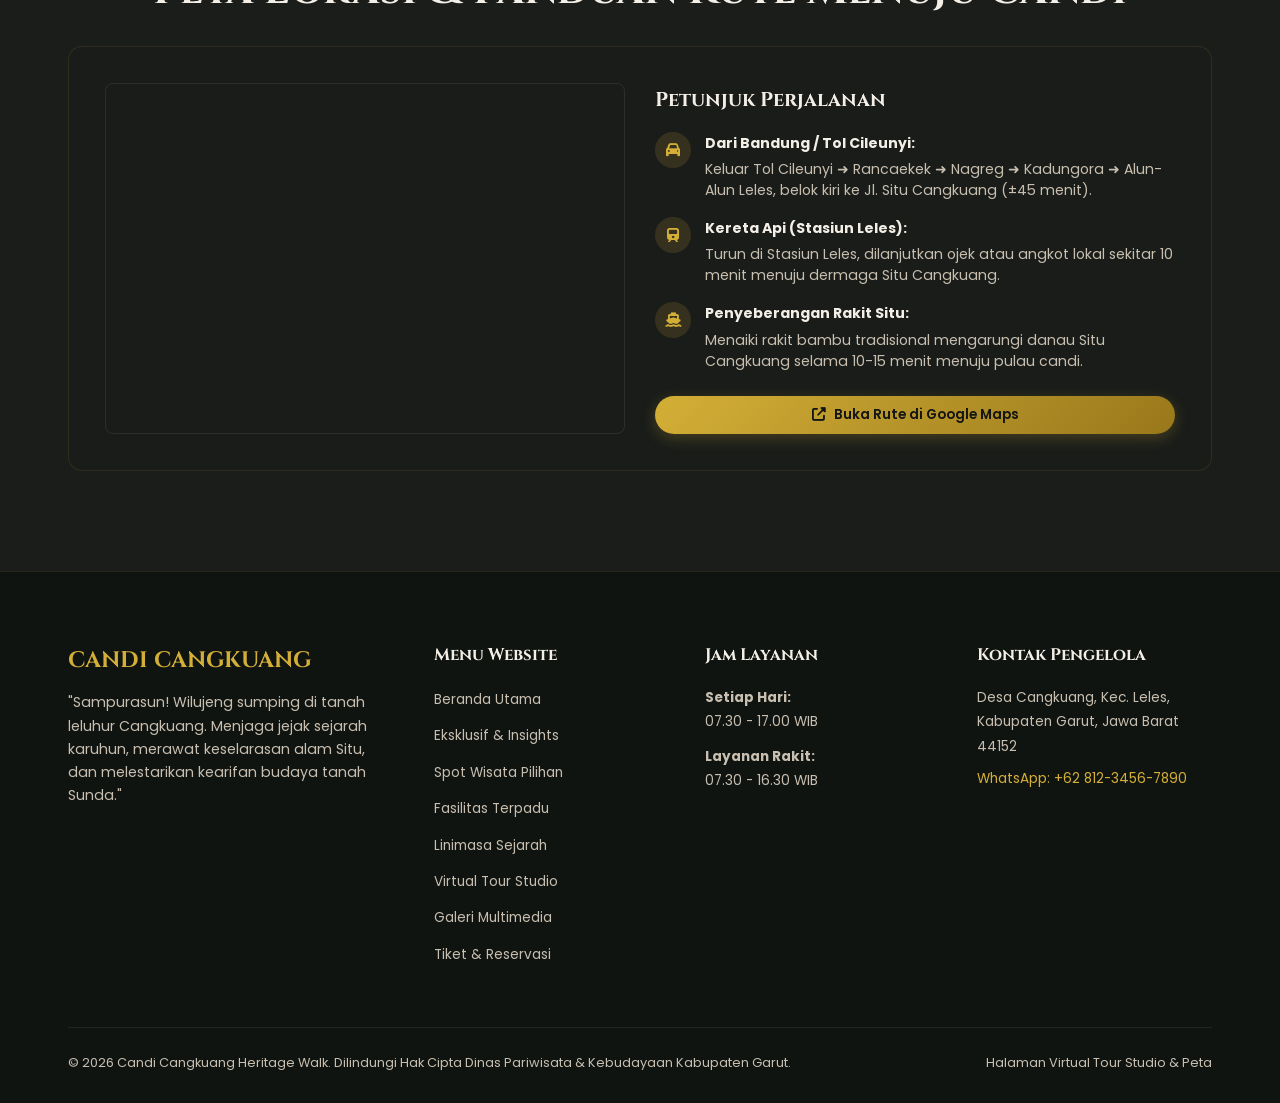
<file: virtual-tour.html>
<!DOCTYPE html>
<html lang="id">
<head>
  <meta charset="UTF-8">
  <meta name="viewport" content="width=device-width, initial-scale=1.0">
  <meta name="description" content="Peta Interaktif & Video Spot Virtual Tour Candi Cangkuang Garut: Jelajahi kompleks candi, Kampung Adat Pulo, dan Situ Cangkuang melalui pemutar video spot interaktif dan panduan navigasi Google Maps.">
  <title>Virtual Tour Studio & Peta | Candi Cangkuang Garut</title>

  <!-- Google Fonts -->
  <link rel="preconnect" href="https://fonts.googleapis.com">
  <link rel="preconnect" href="https://fonts.gstatic.com" crossorigin>
  <link href="https://fonts.googleapis.com/css2?family=Cinzel:wght@600;700;800&family=Playfair+Display:ital,wght@0,600;0,700;0,800;1,600&family=Poppins:wght@300;400;500;600;700&display=swap" rel="stylesheet">

  <!-- Font Awesome Icons -->
  <link rel="stylesheet" href="https://cdnjs.cloudflare.com/ajax/libs/font-awesome/6.4.0/css/all.min.css">

  <link rel="icon" type="image/svg+xml" href="data:image/svg+xml,<svg xmlns='http://www.w3.org/2000/svg' viewBox='0 0 100 100'><text y='.9em' font-size='90'>🛕</text></svg>">
  <!-- Core Stylesheet -->
  <link rel="stylesheet" href="./assets/css/style.css">
</head>
<body>

  <!-- =========================================================================
       HEADER & NAVBAR
       ========================================================================= -->
  <header class="site-header scrolled" id="siteHeader">
    <div class="container navbar-inner">
      <a href="index.html" class="brand-logo" aria-label="Beranda Candi Cangkuang">
        <div class="brand-icon-wrapper">
          <i class="fas fa-gopuram fa-lg"></i>
        </div>
        <div class="brand-text">
          <h1>CANDI CANGKUANG</h1>
          <span>HERITAGE WALK • GARUT</span>
        </div>
      </a>

      <nav aria-label="Navigasi Utama">
        <ul class="nav-menu" id="navMenu">
          <li><a href="index.html" class="nav-link">Beranda</a></li>
          <li><a href="eksklusif.html" class="nav-link">Eksklusif</a></li>
          <li><a href="spot-wisata.html" class="nav-link">Spot Wisata</a></li>
          <li><a href="fasilitas.html" class="nav-link">Fasilitas</a></li>
          <li><a href="sejarah.html" class="nav-link">Sejarah & Budaya</a></li>
          <li><a href="virtual-tour.html" class="nav-link active">Peta & Virtual Tour</a></li>
          <li><a href="galeri.html" class="nav-link">Galeri</a></li>
        </ul>
      </nav>

      <div class="nav-actions">
        <button class="btn-ambience" id="btnAmbience" title="Putar Suasana Alami Situ Cangkuang" aria-label="Putar Suasana Alami">
          <i class="fas fa-volume-up"></i>
        </button>
        <a href="tiket.html" class="btn btn-primary btn-sm">
          <i class="fas fa-ticket-alt"></i> <span>Pesan Tiket</span>
        </a>
        <button class="mobile-toggle" id="mobileToggle" aria-label="Buka Menu Navigasi">
          <i class="fas fa-bars"></i>
        </button>
      </div>
    </div>
  </header>

  <!-- =========================================================================
       MAIN CONTENT: CINEMATIC VIRTUAL TOUR & MAPS
       ========================================================================= -->
  <main id="mainContent" class="page-main">

    <!-- SUBPAGE HEADER -->
    <section class="py-section" style="padding-top: calc(var(--header-height) + 40px); padding-bottom: 20px; text-align: center; background: radial-gradient(circle at center, rgba(30, 53, 47, 0.5) 0%, var(--bg-andesite) 100%);">
      <div class="container">
        <span class="section-badge"><i class="fas fa-vr-cardboard"></i> Immersive Digital Experience</span>
        <h1 class="section-title">Cinematic Virtual Tour Studio</h1>
        <div class="sunda-ornament-divider">
          <i class="fas fa-gem sunda-ornament-icon"></i>
        </div>
        <p class="section-desc">
          Saksikan penjelajahan Candi Cangkuang, Kampung Adat Pulo, dan Situ Cangkuang melalui studio video cinematic beresolusi tinggi dengan indikator pemutar spot interaktif.
        </p>
      </div>
    </section>

    <!-- CINEMATIC THEATER SECTION -->
    <section class="py-section" style="padding-top: 0;">
      <div class="container">
        <div class="cinematic-theater">
          <!-- Theater Top Bar -->
          <div class="theater-top-bar">
            <div class="theater-title">
              <i class="fas fa-film" style="color: var(--gold-candi);"></i>
              <span id="cinematicSpotTitle">Kompleks Candi Cangkuang Utama</span>
            </div>
            <div class="live-badge">
              <i class="fas fa-circle" style="font-size: 8px;"></i> Sedang Diputar
            </div>
          </div>

          <!-- Screen Frame with Ambient Glow -->
          <div class="theater-screen-wrapper">
            <iframe
              id="cinematicVideoFrame"
              src="https://www.youtube.com/embed/EhoBqkJ87tI?autoplay=0&rel=0&modestbranding=1"
              title="Virtual Tour Candi Cangkuang"
              allow="accelerometer; autoplay; clipboard-write; encrypted-media; gyroscope; picture-in-picture"
              allowfullscreen>
            </iframe>
          </div>

          <!-- Spot Selector Dock -->
          <div class="tour-dock">
            <button class="tour-dock-btn active" data-spot-id="1">
              <div class="dock-btn-number">SPOT 01</div>
              <div class="dock-btn-title">Kompleks Candi Utama</div>
              <div class="dock-btn-sub">Arsitektur Andesit & Arca Siwa</div>
            </button>

            <button class="tour-dock-btn" data-spot-id="2">
              <div class="dock-btn-number">SPOT 02</div>
              <div class="dock-btn-title">Kampung Adat Pulo</div>
              <div class="dock-btn-sub">6 Rumah Berjajar & Matrilineal</div>
            </button>

            <button class="tour-dock-btn" data-spot-id="3">
              <div class="dock-btn-number">SPOT 03</div>
              <div class="dock-btn-title">Situ Cangkuang & Rakit</div>
              <div class="dock-btn-sub">Getek Bambu Tradisional 25 Ha</div>
            </button>

            <button class="tour-dock-btn" data-spot-id="4">
              <div class="dock-btn-number">SPOT 04</div>
              <div class="dock-btn-title">Museum Naskah Saeh</div>
              <div class="dock-btn-sub">Khazanah Manuskrip Abad XVII</div>
            </button>
          </div>

          <!-- Spot Narration Card -->
          <div style="background: rgba(18, 22, 19, 0.7); border: 1px solid var(--border-stone); border-radius: var(--radius-sm); padding: 20px; margin-top: 24px;">
            <div style="font-size: 0.75rem; text-transform: uppercase; color: var(--gold-candi); letter-spacing: 1px; margin-bottom: 4px;" id="cinematicSpotSub">
              Arsitektur Andesit Abad ke-8 & Arca Siwa Batara Guru
            </div>
            <p style="font-size: 0.9rem; color: var(--text-lontar-muted); line-height: 1.65;" id="cinematicSpotDesc">
              Candi andesit berbentuk bujur sangkar 4,5 x 4,5 meter peninggalan Kerajaan Sunda abad ke-8. Ditemukan kembali pada 1966 oleh tim arkeolog pimpinan Drs. Uka Tjandrasasmita dan dipugar secara cermat pada 1974-1976.
            </p>
          </div>
        </div>

        <!-- GOOGLE MAPS & RUTE PERJALANAN -->
        <div style="margin-top: 60px;">
          <div class="text-center" style="margin-bottom: 30px;">
            <span class="section-badge"><i class="fas fa-map-marked-alt"></i> Navigasi Fisik</span>
            <h2 class="section-title">Peta Lokasi & Panduan Rute Menuju Candi</h2>
          </div>

          <div style="display: grid; grid-template-columns: repeat(auto-fit, minmax(300px, 1fr)); gap: 30px; background: rgba(26, 29, 26, 0.85); border: 1px solid var(--border-gold-subtle); border-radius: var(--radius-md); padding: clamp(20px, 3vw, 36px);">
            <!-- Map Iframe -->
            <div style="border-radius: var(--radius-sm); overflow: hidden; min-height: 320px; border: 1px solid var(--border-stone);">
              <iframe
                src="https://www.google.com/maps/embed?pb=!1m18!1m12!1m3!1d3959.043743403565!2d107.91823977508687!3d-7.102607992900741!2m3!1f0!2f0!3f0!3m2!1i1024!2i768!4f13.1!3m3!1m2!1s0x2e68b75f5669ba2d%3A0x723fcad368df6d94!2sCandi%20Cangkuang!5e0!3m2!1sid!2sid!4v1700000000000!5m2!1sid!2sid"
                width="100%"
                height="100%"
                style="border:0; min-height: 320px;"
                allowfullscreen=""
                loading="lazy">
              </iframe>
            </div>

            <!-- Route Steps -->
            <div style="display: flex; flex-direction: column; justify-content: space-between;">
              <div>
                <h3 style="font-family: var(--font-heading); font-size: 1.25rem; color: var(--text-lontar); margin-bottom: 16px;">
                  Petunjuk Perjalanan
                </h3>
                <div style="display: flex; gap: 14px; margin-bottom: 16px; font-size: 0.88rem; color: var(--text-lontar-muted);">
                  <div style="width: 36px; height: 36px; border-radius: 50%; background: rgba(212, 175, 55, 0.15); color: var(--gold-candi); display: flex; align-items: center; justify-content: center; flex-shrink: 0;">
                    <i class="fas fa-car"></i>
                  </div>
                  <div>
                    <strong style="color: var(--text-lontar);">Dari Bandung / Tol Cileunyi:</strong>
                    <p style="margin-top: 4px; line-height: 1.5;">Keluar Tol Cileunyi ➜ Rancaekek ➜ Nagreg ➜ Kadungora ➜ Alun-Alun Leles, belok kiri ke Jl. Situ Cangkuang (±45 menit).</p>
                  </div>
                </div>

                <div style="display: flex; gap: 14px; margin-bottom: 16px; font-size: 0.88rem; color: var(--text-lontar-muted);">
                  <div style="width: 36px; height: 36px; border-radius: 50%; background: rgba(212, 175, 55, 0.15); color: var(--gold-candi); display: flex; align-items: center; justify-content: center; flex-shrink: 0;">
                    <i class="fas fa-train"></i>
                  </div>
                  <div>
                    <strong style="color: var(--text-lontar);">Kereta Api (Stasiun Leles):</strong>
                    <p style="margin-top: 4px; line-height: 1.5;">Turun di Stasiun Leles, dilanjutkan ojek atau angkot lokal sekitar 10 menit menuju dermaga Situ Cangkuang.</p>
                  </div>
                </div>

                <div style="display: flex; gap: 14px; font-size: 0.88rem; color: var(--text-lontar-muted);">
                  <div style="width: 36px; height: 36px; border-radius: 50%; background: rgba(212, 175, 55, 0.15); color: var(--gold-candi); display: flex; align-items: center; justify-content: center; flex-shrink: 0;">
                    <i class="fas fa-ship"></i>
                  </div>
                  <div>
                    <strong style="color: var(--text-lontar);">Penyeberangan Rakit Situ:</strong>
                    <p style="margin-top: 4px; line-height: 1.5;">Menaiki rakit bambu tradisional mengarungi danau Situ Cangkuang selama 10-15 menit menuju pulau candi.</p>
                  </div>
                </div>
              </div>

              <div style="margin-top: 24px;">
                <a href="https://maps.google.com/?q=Candi+Cangkuang+Garut" target="_blank" rel="noopener noreferrer" class="btn btn-primary" style="width: 100%; justify-content: center;">
                  <i class="fas fa-external-link-alt"></i> Buka Rute di Google Maps
                </a>
              </div>
            </div>
          </div>
        </div>

      </div>
    </section>

  </main>

  <!-- =========================================================================
       FOOTER
       ========================================================================= -->
  <footer class="site-footer">
    <div class="container">
      <div class="footer-top">
        <div class="footer-brand">
          <h2>CANDI CANGKUANG</h2>
          <p>
            "Sampurasun! Wilujeng sumping di tanah leluhur Cangkuang. Menjaga jejak sejarah karuhun, merawat keselarasan alam Situ, dan melestarikan kearifan budaya tanah Sunda."
          </p>
        </div>

        <div class="footer-col">
          <h4>Menu Website</h4>
          <ul class="footer-links">
            <li><a href="index.html">Beranda Utama</a></li>
            <li><a href="eksklusif.html">Eksklusif & Insights</a></li>
            <li><a href="spot-wisata.html">Spot Wisata Pilihan</a></li>
            <li><a href="fasilitas.html">Fasilitas Terpadu</a></li>
            <li><a href="sejarah.html">Linimasa Sejarah</a></li>
            <li><a href="virtual-tour.html">Virtual Tour Studio</a></li>
            <li><a href="galeri.html">Galeri Multimedia</a></li>
            <li><a href="tiket.html">Tiket & Reservasi</a></li>
          </ul>
        </div>

        <div class="footer-col">
          <h4>Jam Layanan</h4>
          <div style="font-size: 0.85rem; color: var(--text-lontar-muted); line-height: 1.8;">
            <div><strong>Setiap Hari:</strong><br>07.30 - 17.00 WIB</div>
            <div style="margin-top: 10px;"><strong>Layanan Rakit:</strong><br>07.30 - 16.30 WIB</div>
          </div>
        </div>

        <div class="footer-col">
          <h4>Kontak Pengelola</h4>
          <div style="font-size: 0.85rem; color: var(--text-lontar-muted); line-height: 1.8;">
            <div>Desa Cangkuang, Kec. Leles, Kabupaten Garut, Jawa Barat 44152</div>
            <div style="margin-top: 8px; color: var(--gold-candi);">WhatsApp: +62 812-3456-7890</div>
          </div>
        </div>
      </div>

      <div class="footer-bottom">
        <div>&copy; 2026 Candi Cangkuang Heritage Walk. Dilindungi Hak Cipta Dinas Pariwisata & Kebudayaan Kabupaten Garut.</div>
        <div>Halaman Virtual Tour Studio & Peta</div>
      </div>
    </div>
  </footer>

  <script src="./assets/js/main.js"></script>
  <audio id="bgMusic" loop preload="none">
    <source src="https://archive.org/download/suling-sunda/SULING%20SUNDA.mp3" type="audio/mpeg">
    <source src="https://archive.org/download/degungsundanesemusicofwestjava/05%20-%20Ayun%20Ambing.mp3" type="audio/mpeg">
  </audio>
  <script src="./assets/js/custom-images.js"></script>
  <script src="./assets/js/music-player.js"></script>
</body>
</html>
</file>
<file: assets/css/style.css>
/* ==========================================================================
   CANDI CANGKUANG HERITAGE WALK - WORLD-CLASS OFFICIAL TOURISM STYLESHEET
   Awwwards-Level Atmospheric Visual Identity & Signature Interactions
   Color Palette: Batu Andesit Gelap (#1A1D1A), Krem Lontar Kuno (#F4EFE6), 
                  Hijau Air Situ (#1E352F), Emas Kuno Candi (#D4AF37)
   ========================================================================== */

/* --------------------------------------------------------------------------
   1. DESIGN TOKENS (CSS VARIABLES)
   -------------------------------------------------------------------------- */
:root {
  /* Core Nusantara Color Palette */
  --bg-dark-base: #101411;         /* Obsidian / Andesit terdalam */
  --bg-andesite: #1A1D1A;          /* Batu Andesit Candi Abad VIII */
  --bg-andesite-card: #222723;     /* Kartu Elegan Andesit */
  --bg-andesite-elevated: #2A312B; /* Elevasi Elemen Interaktif */

  --bg-situ: #1E352F;              /* Hijau Lumut & Air Danau Situ Cangkuang */
  --bg-situ-deep: #142521;         /* Kedalaman Perairan Danau */
  --bg-situ-light: #2A4840;        /* Pantulan Teratai Danau */

  --text-lontar: #F4EFE6;          /* Krem Naskah Lontar Saeh Kuno */
  --text-lontar-muted: #C8BFB0;    /* Krem Pudar Kertas Tradisional */
  --text-lontar-dark: #2B231D;     /* Tinta Alami Naskah Pegon */

  --gold-candi: #D4AF37;           /* Emas Sakral Arca Batara Guru */
  --gold-light: #F3E5AB;           /* Kemilau Fajar di Situ Cangkuang */
  --gold-dark: #99781B;            /* Perunggu Pusaka Adat */
  --gold-glow: rgba(212, 175, 55, 0.32);

  --terracotta: #B8532C;           /* Bata Merah & Tembikar Kuno */
  --terracotta-light: #E07348;

  /* Glassmorphism Borders & Shadows */
  --border-gold: rgba(212, 175, 55, 0.24);
  --border-gold-subtle: rgba(212, 175, 55, 0.12);
  --border-stone: rgba(255, 255, 255, 0.08);

  --glass-bg: rgba(26, 29, 26, 0.82);
  --glass-bg-elevated: rgba(34, 39, 35, 0.92);
  --glass-blur: blur(16px);
  --glass-blur-sm: blur(8px);

  --shadow-sm: 0 4px 16px rgba(0, 0, 0, 0.35);
  --shadow-md: 0 10px 30px rgba(0, 0, 0, 0.5);
  --shadow-lg: 0 20px 50px rgba(0, 0, 0, 0.65);
  --shadow-gold: 0 8px 32px rgba(212, 175, 55, 0.2);

  /* Typography */
  --font-heading: 'Cinzel', 'Playfair Display', serif;
  --font-body: 'Poppins', -apple-system, BlinkMacSystemFont, 'Segoe UI', Roboto, sans-serif;
  --font-accent: 'Playfair Display', Georgia, serif;

  /* Structural Dimensions */
  --max-width: 1200px;
  --header-height: 80px;
  --radius-sm: 8px;
  --radius-md: 14px;
  --radius-lg: 22px;
  --radius-full: 9999px;

  --transition-fast: 0.2s cubic-bezier(0.2, 0.8, 0.2, 1);
  --transition-smooth: 0.4s cubic-bezier(0.16, 1, 0.3, 1);
}

/* --------------------------------------------------------------------------
   2. BASE RESET & GLOBAL RESPONSIVENESS (ANTI OVERFLOW)
   -------------------------------------------------------------------------- */
*, *::before, *::after {
  box-sizing: border-box;
  margin: 0;
  padding: 0;
}

html, body {
  width: 100%;
  max-width: 100%;
  overflow-x: hidden;
  position: relative;
  scroll-behavior: smooth;
  background-color: var(--bg-andesite);
  color: var(--text-lontar);
  font-family: var(--font-body);
  font-size: 16px;
  line-height: 1.65;
  -webkit-font-smoothing: antialiased;
  -moz-osx-font-smoothing: grayscale;
}

body::before {
  content: '';
  position: fixed;
  top: 0;
  left: 0;
  right: 0;
  bottom: 0;
  pointer-events: none;
  background: 
    radial-gradient(circle at 15% 25%, rgba(30, 53, 47, 0.25) 0%, transparent 50%),
    radial-gradient(circle at 85% 75%, rgba(212, 175, 55, 0.08) 0%, transparent 60%);
  z-index: 0;
}

img, video, iframe, canvas, svg {
  max-width: 100%;
  height: auto;
  display: block;
  box-sizing: border-box;
}

a {
  color: inherit;
  text-decoration: none;
  transition: var(--transition-fast);
}

button, input, select, textarea {
  font-family: inherit;
  font-size: inherit;
  color: inherit;
  outline: none;
  box-sizing: border-box;
}

::selection {
  background: var(--gold-candi);
  color: var(--bg-dark-base);
}

/* Custom Scrollbar */
::-webkit-scrollbar {
  width: 8px;
}
::-webkit-scrollbar-track {
  background: var(--bg-dark-base);
}
::-webkit-scrollbar-thumb {
  background: var(--bg-situ);
  border-radius: 4px;
  border: 1px solid var(--border-gold-subtle);
}
::-webkit-scrollbar-thumb:hover {
  background: var(--gold-candi);
}

/* Universal Container */
.container {
  width: 100%;
  max-width: var(--max-width);
  margin-left: auto;
  margin-right: auto;
  padding-left: clamp(16px, 3.5vw, 28px);
  padding-right: clamp(16px, 3.5vw, 28px);
  box-sizing: border-box;
  position: relative;
  z-index: 1;
}

.text-center {
  text-align: center;
}

/* Section Spacing */
.py-section {
  padding-top: clamp(60px, 8vw, 100px);
  padding-bottom: clamp(60px, 8vw, 100px);
  position: relative;
}

/* --------------------------------------------------------------------------
   3. TYPOGRAPHY & LUXURY BADGES
   -------------------------------------------------------------------------- */
.section-badge {
  display: inline-flex;
  align-items: center;
  gap: 8px;
  background: rgba(212, 175, 55, 0.12);
  border: 1px solid var(--border-gold);
  color: var(--gold-candi);
  padding: 6px 16px;
  border-radius: var(--radius-full);
  font-size: 0.78rem;
  font-weight: 600;
  text-transform: uppercase;
  letter-spacing: 1.5px;
  margin-bottom: 14px;
  backdrop-filter: var(--glass-blur-sm);
  box-shadow: 0 2px 10px rgba(0, 0, 0, 0.2);
}

.section-title {
  font-family: var(--font-heading);
  font-size: clamp(1.8rem, 3.5vw, 2.6rem);
  font-weight: 700;
  color: var(--text-lontar);
  line-height: 1.25;
  margin-bottom: 16px;
  letter-spacing: 0.5px;
  overflow-wrap: break-word;
  word-break: break-word;
}

.section-desc {
  font-size: clamp(0.95rem, 1.3vw, 1.05rem);
  color: var(--text-lontar-muted);
  max-width: 680px;
  margin: 0 auto 36px auto;
  line-height: 1.7;
  overflow-wrap: break-word;
}

/* --------------------------------------------------------------------------
   4. ATMOSPHERIC SECTION DIVIDERS & SUNDANESE GEOMETRIC ORNAMENTS
   -------------------------------------------------------------------------- */
.sunda-ornament-divider {
  display: flex;
  align-items: center;
  justify-content: center;
  gap: 16px;
  margin: 20px auto 40px auto;
  max-width: 320px;
}

.sunda-ornament-divider::before,
.sunda-ornament-divider::after {
  content: '';
  flex: 1;
  height: 1px;
  background: linear-gradient(90deg, transparent, var(--gold-candi), transparent);
}

.sunda-ornament-icon {
  color: var(--gold-candi);
  font-size: 1rem;
  transform: rotate(45deg);
  display: inline-block;
  filter: drop-shadow(0 0 6px var(--gold-glow));
}

.wave-divider {
  width: 100%;
  overflow: hidden;
  line-height: 0;
  position: relative;
  z-index: 2;
}

.wave-divider svg {
  position: relative;
  display: block;
  width: calc(100% + 1.3px);
  height: 50px;
}

.wave-divider.top {
  transform: rotate(180deg);
}

/* --------------------------------------------------------------------------
   5. FLOATING MIST / FOG CSS ANIMATION (SUASANA PAGI DANAU & CANDI SAKRAL)
   -------------------------------------------------------------------------- */
.mist-container {
  position: absolute;
  top: 0;
  left: 0;
  width: 100%;
  height: 100%;
  overflow: hidden;
  pointer-events: none;
  z-index: 1;
}

.mist-layer {
  position: absolute;
  top: 0;
  left: -50%;
  width: 200%;
  height: 100%;
  background-repeat: repeat-x;
  background-size: 50% 100%;
  opacity: 0.35;
}

.mist-layer-1 {
  background-image: 
    radial-gradient(ellipse at 20% 50%, rgba(244, 239, 230, 0.14) 0%, transparent 60%),
    radial-gradient(ellipse at 70% 60%, rgba(30, 53, 47, 0.2) 0%, transparent 65%);
  animation: mistDrift1 28s ease-in-out infinite alternate;
}

.mist-layer-2 {
  background-image: 
    radial-gradient(ellipse at 40% 40%, rgba(212, 175, 55, 0.08) 0%, transparent 55%),
    radial-gradient(ellipse at 85% 30%, rgba(244, 239, 230, 0.1) 0%, transparent 50%);
  animation: mistDrift2 38s ease-in-out infinite alternate;
  opacity: 0.25;
}

@keyframes mistDrift1 {
  0% { transform: translateX(0) scaleY(1); }
  50% { transform: translateX(8%) scaleY(1.08); }
  100% { transform: translateX(16%) scaleY(1); }
}

@keyframes mistDrift2 {
  0% { transform: translateX(12%) scaleY(1.05); }
  50% { transform: translateX(4%) scaleY(0.95); }
  100% { transform: translateX(-6%) scaleY(1.02); }
}

/* --------------------------------------------------------------------------
   6. INDIKATOR SCROLL: PERJALANAN RAKIT BAMBU (SITU CANGKUANG)
   -------------------------------------------------------------------------- */
.raft-scroll-tracker {
  position: fixed;
  top: var(--header-height);
  left: 0;
  width: 100%;
  height: 4px;
  background: rgba(20, 37, 33, 0.6);
  z-index: 998;
  pointer-events: none;
  backdrop-filter: blur(4px);
}

.raft-stream-bar {
  height: 100%;
  width: 0%;
  background: linear-gradient(90deg, var(--bg-situ), var(--gold-candi));
  position: relative;
  box-shadow: 0 0 10px var(--gold-glow);
  transition: width 0.08s linear;
}

.raft-sailor-icon {
  position: absolute;
  right: -12px;
  top: -12px;
  width: 24px;
  height: 24px;
  display: flex;
  align-items: center;
  justify-content: center;
  background: var(--bg-andesite);
  border: 1px solid var(--gold-candi);
  border-radius: 50%;
  font-size: 11px;
  color: var(--gold-candi);
  box-shadow: 0 0 8px var(--gold-glow);
  animation: raftRocking 2.5s ease-in-out infinite;
}

@keyframes raftRocking {
  0%, 100% { transform: rotate(-5deg) translateY(0); }
  50% { transform: rotate(5deg) translateY(-2px); }
}

/* --------------------------------------------------------------------------
   7. STICKY GLASSMORPHIC NAVBAR (RESPONSIVE & ADAPTIVE)
   -------------------------------------------------------------------------- */
.site-header {
  position: fixed;
  top: 0;
  left: 0;
  width: 100%;
  height: var(--header-height);
  background: rgba(18, 22, 19, 0.75);
  backdrop-filter: var(--glass-blur);
  -webkit-backdrop-filter: var(--glass-blur);
  border-bottom: 1px solid var(--border-gold-subtle);
  z-index: 1000;
  transition: all 0.3s ease;
}

.site-header.scrolled {
  background: rgba(16, 20, 17, 0.94);
  box-shadow: 0 6px 24px rgba(0, 0, 0, 0.6);
  border-bottom: 1px solid var(--border-gold);
}

.navbar-inner {
  display: flex;
  align-items: center;
  justify-content: space-between;
  height: 100%;
  gap: 16px;
}

/* Brand Logo */
.brand-logo {
  display: flex;
  align-items: center;
  gap: 12px;
  flex-shrink: 0;
  min-width: 0;
}

.brand-icon-wrapper {
  width: 42px;
  height: 42px;
  min-width: 42px;
  background: linear-gradient(135deg, var(--bg-situ), var(--bg-andesite));
  border: 1px solid var(--gold-candi);
  border-radius: var(--radius-sm);
  display: flex;
  align-items: center;
  justify-content: center;
  color: var(--gold-candi);
  box-shadow: 0 0 12px rgba(212, 175, 55, 0.2);
}

.brand-text {
  min-width: 0;
}

.brand-text h1 {
  font-family: var(--font-heading);
  font-size: clamp(0.95rem, 1.4vw, 1.15rem);
  font-weight: 700;
  color: var(--text-lontar);
  letter-spacing: 0.8px;
  line-height: 1.15;
  white-space: nowrap;
}

.brand-text span {
  font-size: clamp(0.6rem, 0.8vw, 0.68rem);
  color: var(--gold-candi);
  letter-spacing: 1.2px;
  display: block;
  white-space: nowrap;
}

/* Desktop Navigation Links */
.nav-menu {
  display: flex;
  align-items: center;
  gap: clamp(8px, 1.4vw, 22px);
  list-style: none;
  margin: 0;
  padding: 0;
}

.nav-link {
  font-size: clamp(0.78rem, 0.9vw, 0.88rem);
  font-weight: 500;
  color: var(--text-lontar-muted);
  position: relative;
  padding: 8px 4px;
  white-space: nowrap;
  letter-spacing: 0.3px;
  transition: var(--transition-fast);
}

.nav-link:hover,
.nav-link.active {
  color: var(--gold-candi);
}

.nav-link::after {
  content: '';
  position: absolute;
  bottom: 0;
  left: 0;
  width: 0;
  height: 2px;
  background: var(--gold-candi);
  box-shadow: 0 0 8px var(--gold-glow);
  transition: width 0.3s ease;
  border-radius: 2px;
}

.nav-link:hover::after,
.nav-link.active::after {
  width: 100%;
}

/* Header Action Buttons */
.nav-actions {
  display: flex;
  align-items: center;
  gap: 10px;
  flex-shrink: 0;
}

.btn-ambience {
  width: 38px;
  height: 38px;
  border-radius: 50%;
  background: rgba(212, 175, 55, 0.1);
  border: 1px solid var(--border-gold);
  color: var(--gold-candi);
  display: flex;
  align-items: center;
  justify-content: center;
  cursor: pointer;
  transition: var(--transition-fast);
}

.btn-ambience:hover,
.btn-ambience.playing {
  background: var(--gold-candi);
  color: var(--bg-dark-base);
  box-shadow: 0 0 12px var(--gold-glow);
}

.btn-primary {
  display: inline-flex;
  align-items: center;
  gap: 8px;
  background: linear-gradient(135deg, var(--gold-candi), var(--gold-dark));
  color: #121513 !important;
  font-weight: 600;
  font-size: 0.85rem;
  padding: 8px 18px;
  border-radius: var(--radius-full);
  border: none;
  cursor: pointer;
  box-shadow: 0 4px 15px rgba(212, 175, 55, 0.25);
  white-space: nowrap;
  transition: var(--transition-fast);
}

.btn-primary:hover {
  transform: translateY(-2px);
  box-shadow: 0 6px 20px rgba(212, 175, 55, 0.4);
}

.mobile-toggle {
  display: none;
  background: transparent;
  border: 1px solid var(--border-gold-subtle);
  color: var(--text-lontar);
  width: 40px;
  height: 40px;
  border-radius: var(--radius-sm);
  cursor: pointer;
  align-items: center;
  justify-content: center;
  font-size: 1.1rem;
}

/* --------------------------------------------------------------------------
   8. HERO SECTION WITH CINEMATIC LIGHTING & TEXTURE
   -------------------------------------------------------------------------- */
.hero-section {
  position: relative;
  min-height: 100vh;
  display: flex;
  align-items: center;
  justify-content: center;
  padding-top: calc(var(--header-height) + 30px);
  padding-bottom: 80px;
  background: 
    linear-gradient(180deg, rgba(16, 20, 17, 0.72) 0%, rgba(26, 29, 26, 0.88) 70%, var(--bg-andesite) 100%),
    url('https://upload.wikimedia.org/wikipedia/commons/1/1c/Candi_cangkuang.jpg') center/cover no-repeat;
  text-align: center;
  overflow: hidden;
}

.hero-content {
  position: relative;
  z-index: 2;
  max-width: 900px;
  margin: 0 auto;
}

.hero-title {
  font-family: var(--font-heading);
  font-size: clamp(2.2rem, 5.5vw, 3.8rem);
  font-weight: 700;
  color: var(--text-lontar);
  line-height: 1.15;
  margin-bottom: 20px;
  text-shadow: 0 4px 20px rgba(0, 0, 0, 0.7);
  letter-spacing: 0.5px;
}

.hero-title span {
  color: var(--gold-candi);
  display: block;
  font-size: clamp(1.4rem, 3.2vw, 2.2rem);
  font-family: var(--font-accent);
  font-style: italic;
  font-weight: 400;
  margin-top: 6px;
}

.hero-subtitle {
  font-size: clamp(0.95rem, 1.5vw, 1.15rem);
  color: var(--text-lontar-muted);
  max-width: 720px;
  margin: 0 auto 36px auto;
  line-height: 1.7;
  text-shadow: 0 2px 8px rgba(0, 0, 0, 0.6);
}

.hero-cta-group {
  display: flex;
  align-items: center;
  justify-content: center;
  gap: 16px;
  flex-wrap: wrap;
  margin-bottom: 60px;
}

.btn-secondary {
  display: inline-flex;
  align-items: center;
  gap: 8px;
  background: rgba(30, 53, 47, 0.6);
  color: var(--text-lontar);
  border: 1px solid var(--border-gold);
  font-size: 0.9rem;
  padding: 10px 22px;
  border-radius: var(--radius-full);
  backdrop-filter: var(--glass-blur-sm);
  transition: var(--transition-fast);
}

.btn-secondary:hover {
  background: var(--bg-situ);
  border-color: var(--gold-candi);
  color: var(--gold-light);
  transform: translateY(-2px);
}

/* Hero Stats Glassmorphic Grid */
.hero-stats-grid {
  display: grid;
  grid-template-columns: repeat(4, 1fr);
  gap: 16px;
  margin-top: 20px;
}

.hero-stat-card {
  background: rgba(26, 29, 26, 0.65);
  backdrop-filter: var(--glass-blur);
  -webkit-backdrop-filter: var(--glass-blur);
  border: 1px solid var(--border-gold-subtle);
  border-radius: var(--radius-md);
  padding: 20px 14px;
  box-shadow: var(--shadow-sm);
  transition: var(--transition-smooth);
}

.hero-stat-card:hover {
  transform: translateY(-4px);
  border-color: var(--gold-candi);
  box-shadow: 0 8px 24px rgba(212, 175, 55, 0.15);
}

.hero-stat-number {
  font-family: var(--font-heading);
  font-size: 1.9rem;
  font-weight: 700;
  color: var(--gold-candi);
  line-height: 1.1;
  margin-bottom: 4px;
}

.hero-stat-label {
  font-size: 0.8rem;
  color: var(--text-lontar-muted);
  font-weight: 500;
}

/* --------------------------------------------------------------------------
   9. SIGNATURE COMPONENT: SIMULASI DENAH INTERAKTIF "6+1 KAMPUNG PULO"
   -------------------------------------------------------------------------- */
.pulo-simulator-section {
  background: linear-gradient(180deg, var(--bg-andesite) 0%, var(--bg-situ-deep) 50%, var(--bg-andesite) 100%);
  position: relative;
  overflow: hidden;
}

.pulo-simulator-card {
  background: rgba(26, 29, 26, 0.85);
  backdrop-filter: var(--glass-blur);
  border: 1px solid var(--border-gold);
  border-radius: var(--radius-lg);
  padding: clamp(24px, 4vw, 44px);
  box-shadow: var(--shadow-lg);
  position: relative;
}

.pulo-filter-chips {
  display: flex;
  align-items: center;
  justify-content: center;
  gap: 10px;
  flex-wrap: wrap;
  margin-bottom: 30px;
}

.pulo-filter-btn {
  background: rgba(34, 39, 35, 0.8);
  border: 1px solid var(--border-stone);
  color: var(--text-lontar-muted);
  padding: 6px 14px;
  border-radius: var(--radius-full);
  font-size: 0.8rem;
  cursor: pointer;
  transition: var(--transition-fast);
}

.pulo-filter-btn.active,
.pulo-filter-btn:hover {
  background: var(--bg-situ);
  border-color: var(--gold-candi);
  color: var(--gold-candi);
}

/* Architectural Layout Grid */
.pulo-layout-wrapper {
  display: grid;
  grid-template-columns: 1.35fr 1fr;
  gap: 32px;
  align-items: start;
}

.pulo-map-canvas {
  background: radial-gradient(circle at center, rgba(30, 53, 47, 0.5) 0%, rgba(18, 22, 19, 0.95) 100%);
  border: 1px solid var(--border-gold-subtle);
  border-radius: var(--radius-md);
  padding: 24px 16px;
  position: relative;
  min-height: 440px;
  display: flex;
  flex-direction: column;
  justify-content: space-between;
}

.pulo-row-label {
  font-size: 0.72rem;
  text-transform: uppercase;
  letter-spacing: 1.5px;
  color: var(--gold-candi);
  margin-bottom: 10px;
  display: flex;
  align-items: center;
  gap: 6px;
}

.pulo-buildings-row {
  display: grid;
  grid-template-columns: repeat(3, 1fr);
  gap: 12px;
}

.pulo-pathway {
  margin: 18px 0;
  padding: 10px;
  background: rgba(212, 175, 55, 0.05);
  border-top: 1px dashed var(--border-gold-subtle);
  border-bottom: 1px dashed var(--border-gold-subtle);
  text-align: center;
  font-size: 0.75rem;
  color: var(--text-lontar-muted);
  letter-spacing: 1px;
}

.pulo-tajug-zone {
  margin-top: 16px;
  display: flex;
  justify-content: center;
}

/* Individual Building Node */
.pulo-node {
  background: rgba(34, 39, 35, 0.88);
  border: 1px solid var(--border-gold-subtle);
  border-radius: var(--radius-sm);
  padding: 14px 10px;
  text-align: center;
  cursor: pointer;
  position: relative;
  transition: var(--transition-fast);
}

.pulo-node:hover,
.pulo-node.selected {
  background: var(--bg-situ);
  border-color: var(--gold-candi);
  transform: translateY(-3px);
  box-shadow: 0 6px 18px rgba(212, 175, 55, 0.25);
}

.pulo-node-icon {
  font-size: 1.3rem;
  color: var(--gold-candi);
  margin-bottom: 6px;
}

.pulo-node-title {
  font-size: 0.82rem;
  font-weight: 600;
  color: var(--text-lontar);
  margin-bottom: 2px;
}

.pulo-node-sub {
  font-size: 0.68rem;
  color: var(--text-lontar-muted);
}

.pulo-beacon {
  position: absolute;
  top: 6px;
  right: 6px;
  width: 8px;
  height: 8px;
  background: var(--gold-candi);
  border-radius: 50%;
  box-shadow: 0 0 8px var(--gold-candi);
  animation: beaconPulse 2s infinite;
}

@keyframes beaconPulse {
  0% { transform: scale(0.9); opacity: 0.8; }
  50% { transform: scale(1.4); opacity: 1; }
  100% { transform: scale(0.9); opacity: 0.8; }
}

/* Inspector Panel */
.pulo-inspector {
  background: rgba(30, 35, 31, 0.95);
  border: 1px solid var(--border-gold);
  border-radius: var(--radius-md);
  padding: 24px;
  box-shadow: var(--shadow-md);
}

.inspector-tag {
  font-size: 0.75rem;
  color: var(--gold-candi);
  font-weight: 600;
  text-transform: uppercase;
  letter-spacing: 1px;
}

.inspector-title {
  font-family: var(--font-heading);
  font-size: 1.35rem;
  color: var(--text-lontar);
  margin: 6px 0 14px 0;
}

.inspector-desc {
  font-size: 0.9rem;
  color: var(--text-lontar-muted);
  line-height: 1.65;
  margin-bottom: 18px;
}

.inspector-meta-list {
  list-style: none;
  border-top: 1px solid var(--border-stone);
  padding-top: 14px;
}

.inspector-meta-list li {
  font-size: 0.84rem;
  margin-bottom: 8px;
  display: flex;
  align-items: flex-start;
  gap: 8px;
  color: var(--text-lontar-muted);
}

.inspector-meta-list li strong {
  color: var(--gold-light);
  min-width: 90px;
}

/* --------------------------------------------------------------------------
   10. SIGNATURE COMPONENT: 3D TILT & FLIP SECRET CARDS (MENU EKSKLUSIF)
   -------------------------------------------------------------------------- */
.cards-3d-grid {
  display: grid;
  grid-template-columns: repeat(3, 1fr);
  gap: 28px;
  margin-top: 40px;
}

.card-3d-wrap {
  perspective: 1200px;
  min-height: 460px;
}

.card-3d-inner {
  position: relative;
  width: 100%;
  height: 100%;
  min-height: 460px;
  transform-style: preserve-3d;
  transition: transform 0.7s cubic-bezier(0.16, 1, 0.3, 1);
  border-radius: var(--radius-md);
}

.card-3d-wrap.flipped .card-3d-inner {
  transform: rotateY(180deg);
}

.card-3d-front,
.card-3d-back {
  position: absolute;
  top: 0;
  left: 0;
  width: 100%;
  height: 100%;
  backface-visibility: hidden;
  -webkit-backface-visibility: hidden;
  border-radius: var(--radius-md);
  padding: 28px 22px;
  box-sizing: border-box;
  display: flex;
  flex-direction: column;
  justify-content: space-between;
}

.card-3d-front {
  background: 
    linear-gradient(180deg, rgba(26, 29, 26, 0.7) 0%, rgba(20, 24, 20, 0.95) 100%),
    radial-gradient(circle at top right, rgba(212, 175, 55, 0.12) 0%, transparent 60%),
    var(--bg-andesite-card);
  border: 1px solid var(--border-gold);
  box-shadow: var(--shadow-md);
}

.card-3d-back {
  background: 
    linear-gradient(180deg, rgba(30, 53, 47, 0.95) 0%, rgba(18, 22, 19, 0.98) 100%),
    var(--bg-situ-deep);
  border: 1px solid var(--gold-candi);
  transform: rotateY(180deg);
  box-shadow: 0 10px 40px rgba(212, 175, 55, 0.2);
}

.card-3d-icon {
  width: 52px;
  height: 52px;
  border-radius: 50%;
  background: rgba(212, 175, 55, 0.12);
  border: 1px solid var(--gold-candi);
  display: flex;
  align-items: center;
  justify-content: center;
  font-size: 1.4rem;
  color: var(--gold-candi);
  margin-bottom: 18px;
}

.card-3d-title {
  font-family: var(--font-heading);
  font-size: 1.35rem;
  color: var(--text-lontar);
  margin-bottom: 12px;
  line-height: 1.3;
}

.card-3d-desc {
  font-size: 0.9rem;
  color: var(--text-lontar-muted);
  line-height: 1.65;
  margin-bottom: 20px;
}

.card-flip-btn {
  display: inline-flex;
  align-items: center;
  justify-content: center;
  gap: 8px;
  width: 100%;
  padding: 10px;
  background: rgba(212, 175, 55, 0.15);
  border: 1px solid var(--border-gold);
  border-radius: var(--radius-sm);
  color: var(--gold-candi);
  font-size: 0.85rem;
  font-weight: 600;
  cursor: pointer;
  transition: var(--transition-fast);
}

.card-flip-btn:hover {
  background: var(--gold-candi);
  color: var(--bg-dark-base);
}

/* --------------------------------------------------------------------------
   11. CINEMATIC VIRTUAL TOUR STUDIO PLAYER
   -------------------------------------------------------------------------- */
.cinematic-theater {
  background: var(--bg-dark-base);
  border: 1px solid var(--border-gold-subtle);
  border-radius: var(--radius-lg);
  padding: clamp(20px, 3.5vw, 40px);
  position: relative;
  box-shadow: 0 20px 60px rgba(0, 0, 0, 0.8);
  margin-top: 30px;
}

.theater-top-bar {
  display: flex;
  align-items: center;
  justify-content: space-between;
  margin-bottom: 20px;
  padding-bottom: 14px;
  border-bottom: 1px solid var(--border-stone);
}

.theater-title {
  font-family: var(--font-heading);
  font-size: 1.1rem;
  color: var(--text-lontar);
  display: flex;
  align-items: center;
  gap: 10px;
}

.live-badge {
  display: inline-flex;
  align-items: center;
  gap: 6px;
  background: rgba(184, 83, 44, 0.2);
  border: 1px solid var(--terracotta);
  color: #ff8555;
  font-size: 0.72rem;
  font-weight: 700;
  padding: 3px 10px;
  border-radius: var(--radius-full);
  text-transform: uppercase;
}

.theater-screen-wrapper {
  position: relative;
  border-radius: var(--radius-md);
  overflow: hidden;
  box-shadow: 0 0 60px rgba(30, 80, 60, 0.45);
  border: 1px solid rgba(212, 175, 55, 0.25);
  background: #000000;
}

.theater-screen-wrapper iframe {
  width: 100%;
  aspect-ratio: 16 / 9;
  border: none;
  display: block;
}

/* Spot Selector Dock */
.tour-dock {
  display: grid;
  grid-template-columns: repeat(4, 1fr);
  gap: 14px;
  margin-top: 24px;
}

.tour-dock-btn {
  background: rgba(26, 29, 26, 0.85);
  border: 1px solid var(--border-stone);
  border-radius: var(--radius-sm);
  padding: 12px;
  text-align: left;
  cursor: pointer;
  transition: var(--transition-fast);
  position: relative;
}

.tour-dock-btn.active,
.tour-dock-btn:hover {
  background: var(--bg-situ);
  border-color: var(--gold-candi);
  transform: translateY(-2px);
  box-shadow: 0 4px 16px rgba(212, 175, 55, 0.2);
}

.tour-dock-btn.active::after {
  content: '';
  position: absolute;
  top: 8px;
  right: 8px;
  width: 8px;
  height: 8px;
  background: var(--gold-candi);
  border-radius: 50%;
  box-shadow: 0 0 8px var(--gold-candi);
}

.dock-btn-number {
  font-size: 0.75rem;
  color: var(--gold-candi);
  font-weight: 700;
}

.dock-btn-title {
  font-size: 0.85rem;
  font-weight: 600;
  color: var(--text-lontar);
  margin: 2px 0;
  line-height: 1.25;
}

.dock-btn-sub {
  font-size: 0.72rem;
  color: var(--text-lontar-muted);
}

/* --------------------------------------------------------------------------
   12. PORTAL DIRECTORY & SPOT WISATA CARDS
   -------------------------------------------------------------------------- */
.portal-grid {
  display: grid;
  grid-template-columns: repeat(3, 1fr);
  gap: 24px;
  margin-top: 40px;
}

.portal-card {
  background: rgba(26, 29, 26, 0.8);
  backdrop-filter: var(--glass-blur);
  border: 1px solid var(--border-gold-subtle);
  border-radius: var(--radius-md);
  padding: 30px 24px;
  box-shadow: var(--shadow-sm);
  transition: var(--transition-smooth);
  display: flex;
  flex-direction: column;
  justify-content: space-between;
}

.portal-card:hover {
  transform: translateY(-6px);
  border-color: var(--gold-candi);
  box-shadow: var(--shadow-gold);
}

.portal-card-icon {
  width: 48px;
  height: 48px;
  border-radius: var(--radius-sm);
  background: rgba(212, 175, 55, 0.1);
  border: 1px solid var(--border-gold);
  color: var(--gold-candi);
  display: flex;
  align-items: center;
  justify-content: center;
  font-size: 1.3rem;
  margin-bottom: 16px;
}

.portal-card-tag {
  font-size: 0.72rem;
  color: var(--gold-candi);
  text-transform: uppercase;
  letter-spacing: 1.5px;
  font-weight: 600;
}

.portal-card-title {
  font-family: var(--font-heading);
  font-size: 1.25rem;
  color: var(--text-lontar);
  margin: 6px 0 12px 0;
}

.portal-card-desc {
  font-size: 0.88rem;
  color: var(--text-lontar-muted);
  line-height: 1.6;
  margin-bottom: 20px;
  flex-grow: 1;
}

.portal-card-btn {
  display: inline-flex;
  align-items: center;
  gap: 8px;
  color: var(--gold-candi);
  font-size: 0.85rem;
  font-weight: 600;
  transition: var(--transition-fast);
}

.portal-card-btn:hover {
  color: var(--gold-light);
  transform: translateX(4px);
}

/* Spot Wisata Cards */
.spots-grid {
  display: grid;
  grid-template-columns: repeat(2, 1fr);
  gap: 32px;
  margin-top: 40px;
}

.spot-card {
  background: rgba(26, 29, 26, 0.85);
  border: 1px solid var(--border-gold-subtle);
  border-radius: var(--radius-md);
  overflow: hidden;
  box-shadow: var(--shadow-md);
  transition: var(--transition-smooth);
}

.spot-card:hover {
  transform: translateY(-5px);
  border-color: var(--gold-candi);
  box-shadow: var(--shadow-gold);
}

.spot-card-img-wrapper {
  position: relative;
  height: 240px;
  overflow: hidden;
}

.spot-card-img-wrapper img {
  width: 100%;
  height: 100%;
  object-fit: cover;
  transition: transform 0.6s ease;
}

.spot-card:hover .spot-card-img-wrapper img {
  transform: scale(1.06);
}

.spot-card-badge {
  position: absolute;
  top: 14px;
  left: 14px;
  background: rgba(16, 20, 17, 0.85);
  backdrop-filter: var(--glass-blur-sm);
  border: 1px solid var(--gold-candi);
  color: var(--gold-candi);
  font-size: 0.72rem;
  font-weight: 600;
  padding: 4px 12px;
  border-radius: var(--radius-full);
}

.spot-card-body {
  padding: 24px;
}

.spot-card-title {
  font-family: var(--font-heading);
  font-size: 1.35rem;
  color: var(--text-lontar);
  margin-bottom: 10px;
}

.spot-card-desc {
  font-size: 0.88rem;
  color: var(--text-lontar-muted);
  line-height: 1.65;
  margin-bottom: 20px;
}

/* --------------------------------------------------------------------------
   13. FLOATING EQUALIZER AUDIO BUTTON (WIDGET MEWAH DI POJOK LAYAR)
   -------------------------------------------------------------------------- */
.floating-audio-widget {
  position: fixed;
  bottom: 24px;
  right: 24px;
  z-index: 999;
}

.audio-pill-btn {
  display: flex;
  align-items: center;
  gap: 12px;
  background: rgba(22, 28, 24, 0.88);
  backdrop-filter: var(--glass-blur);
  -webkit-backdrop-filter: var(--glass-blur);
  border: 1px solid var(--gold-candi);
  padding: 8px 18px 8px 14px;
  border-radius: var(--radius-full);
  color: var(--text-lontar);
  cursor: pointer;
  box-shadow: 0 8px 30px rgba(0, 0, 0, 0.5), 0 0 16px var(--gold-glow);
  transition: var(--transition-fast);
}

.audio-pill-btn:hover {
  transform: translateY(-3px) scale(1.02);
  background: var(--bg-situ);
}

/* Soundwave Equalizer Animation */
.audio-equalizer {
  display: flex;
  align-items: flex-end;
  gap: 3px;
  height: 20px;
  width: 22px;
}

.eq-bar {
  width: 3px;
  height: 6px;
  background: var(--gold-candi);
  border-radius: 2px;
  transition: height 0.2s ease;
}

.audio-equalizer.active .eq-bar:nth-child(1) {
  animation: eqDance 0.8s ease-in-out infinite alternate;
}
.audio-equalizer.active .eq-bar:nth-child(2) {
  animation: eqDance 1.1s ease-in-out infinite alternate 0.2s;
}
.audio-equalizer.active .eq-bar:nth-child(3) {
  animation: eqDance 0.9s ease-in-out infinite alternate 0.4s;
}
.audio-equalizer.active .eq-bar:nth-child(4) {
  animation: eqDance 1.2s ease-in-out infinite alternate 0.1s;
}

@keyframes eqDance {
  0% { height: 4px; }
  50% { height: 18px; }
  100% { height: 8px; }
}

.audio-info {
  display: flex;
  flex-direction: column;
  text-align: left;
}

.audio-label {
  font-size: 0.82rem;
  font-weight: 600;
  color: var(--text-lontar);
  line-height: 1.1;
}

.audio-sub {
  font-size: 0.68rem;
  color: var(--gold-candi);
}

.audio-play-icon {
  width: 24px;
  height: 24px;
  border-radius: 50%;
  background: rgba(212, 175, 55, 0.2);
  color: var(--gold-candi);
  display: flex;
  align-items: center;
  justify-content: center;
  font-size: 0.75rem;
}

/* --------------------------------------------------------------------------
   14. HISTORICAL TIMELINE SECTION (SEJARAH & LINIMASA)
   -------------------------------------------------------------------------- */
.timeline-tree {
  position: relative;
  max-width: 860px;
  margin: 40px auto 0 auto;
}

.timeline-line {
  position: absolute;
  top: 0;
  bottom: 0;
  left: 50%;
  width: 2px;
  background: linear-gradient(180deg, var(--gold-candi), var(--bg-situ), var(--gold-candi));
  transform: translateX(-50%);
}

.timeline-item {
  position: relative;
  width: 50%;
  padding: 20px 36px;
  box-sizing: border-box;
}

.timeline-item:nth-child(odd) {
  left: 0;
  text-align: right;
}

.timeline-item:nth-child(even) {
  left: 50%;
  text-align: left;
}

.timeline-dot {
  position: absolute;
  top: 30px;
  width: 16px;
  height: 16px;
  background: var(--gold-candi);
  border: 3px solid var(--bg-andesite);
  border-radius: 50%;
  box-shadow: 0 0 10px var(--gold-candi);
  z-index: 2;
}

.timeline-item:nth-child(odd) .timeline-dot {
  right: -8px;
}

.timeline-item:nth-child(even) .timeline-dot {
  left: -8px;
}

.timeline-card {
  background: rgba(26, 29, 26, 0.85);
  backdrop-filter: var(--glass-blur);
  border: 1px solid var(--border-gold-subtle);
  border-radius: var(--radius-md);
  padding: 24px;
  box-shadow: var(--shadow-sm);
  transition: var(--transition-fast);
}

.timeline-card:hover {
  border-color: var(--gold-candi);
  transform: translateY(-3px);
  box-shadow: var(--shadow-gold);
}

.timeline-year {
  font-family: var(--font-heading);
  font-size: 1.25rem;
  color: var(--gold-candi);
  margin-bottom: 6px;
  font-weight: 700;
}

.timeline-title {
  font-size: 1.05rem;
  font-weight: 600;
  color: var(--text-lontar);
  margin-bottom: 8px;
}

.timeline-desc {
  font-size: 0.88rem;
  color: var(--text-lontar-muted);
  line-height: 1.6;
}

/* --------------------------------------------------------------------------
   15. TICKET CALCULATOR & BOOKING FORM
   -------------------------------------------------------------------------- */
.ticket-calculator-box {
  background: rgba(26, 29, 26, 0.9);
  backdrop-filter: var(--glass-blur);
  border: 1px solid var(--border-gold);
  border-radius: var(--radius-lg);
  box-shadow: var(--shadow-lg);
  display: grid;
  grid-template-columns: 1.15fr 0.85fr;
  overflow: hidden;
  margin-top: 40px;
}

.calc-left {
  padding: clamp(24px, 4vw, 44px);
  border-right: 1px solid var(--border-stone);
}

.calc-right {
  padding: clamp(24px, 4vw, 44px);
  background: rgba(20, 24, 21, 0.95);
  display: flex;
  flex-direction: column;
  justify-content: space-between;
}

.form-group {
  margin-bottom: 22px;
}

.form-label {
  display: block;
  font-size: 0.85rem;
  font-weight: 600;
  color: var(--text-lontar);
  margin-bottom: 8px;
}

.form-input, .form-select {
  width: 100%;
  padding: 12px 14px;
  background: rgba(16, 20, 17, 0.8);
  border: 1px solid var(--border-stone);
  border-radius: var(--radius-sm);
  color: var(--text-lontar);
  font-size: 0.95rem;
  transition: var(--transition-fast);
}

.form-input:focus, .form-select:focus {
  border-color: var(--gold-candi);
  box-shadow: 0 0 10px var(--gold-glow);
}

.calc-receipt-item {
  display: flex;
  justify-content: space-between;
  padding: 10px 0;
  border-bottom: 1px dashed var(--border-stone);
  font-size: 0.9rem;
  color: var(--text-lontar-muted);
}

.calc-receipt-total {
  display: flex;
  justify-content: space-between;
  padding: 18px 0;
  font-family: var(--font-heading);
  font-size: 1.4rem;
  color: var(--gold-candi);
  font-weight: 700;
  border-top: 2px solid var(--border-gold);
  margin-top: 14px;
}

/* --------------------------------------------------------------------------
   16. SITE FOOTER
   -------------------------------------------------------------------------- */
.site-footer {
  background: var(--bg-dark-base);
  border-top: 1px solid var(--border-gold-subtle);
  padding: 70px 0 30px 0;
  position: relative;
  z-index: 1;
}

.footer-top {
  display: grid;
  grid-template-columns: 1.4fr 1fr 1fr 1fr;
  gap: 36px;
  margin-bottom: 50px;
}

.footer-brand h2 {
  font-family: var(--font-heading);
  font-size: 1.4rem;
  color: var(--gold-candi);
  margin-bottom: 12px;
}

.footer-brand p {
  font-size: 0.88rem;
  color: var(--text-lontar-muted);
  line-height: 1.65;
}

.footer-col h4 {
  font-family: var(--font-heading);
  font-size: 1.05rem;
  color: var(--text-lontar);
  margin-bottom: 16px;
}

.footer-links {
  list-style: none;
}

.footer-links li {
  margin-bottom: 10px;
}

.footer-links a {
  font-size: 0.85rem;
  color: var(--text-lontar-muted);
  transition: var(--transition-fast);
}

.footer-links a:hover {
  color: var(--gold-candi);
  padding-left: 4px;
}

.footer-bottom {
  display: flex;
  align-items: center;
  justify-content: space-between;
  padding-top: 24px;
  border-top: 1px solid var(--border-stone);
  font-size: 0.8rem;
  color: var(--text-lontar-muted);
  flex-wrap: wrap;
  gap: 12px;
}

/* --------------------------------------------------------------------------
   17. MODAL OVERLAY & POP-UP (RESPONSIVE SCROLL FIX)
   -------------------------------------------------------------------------- */
.modal-overlay,
.spot-modal-overlay {
  position: fixed !important;
  top: 0 !important;
  left: 0 !important;
  right: 0 !important;
  bottom: 0 !important;
  width: 100% !important;
  height: 100% !important;
  background: rgba(10, 14, 11, 0.88) !important;
  backdrop-filter: blur(10px) !important;
  -webkit-backdrop-filter: blur(10px) !important;
  z-index: 10000 !important;
  padding: 30px 16px !important;
  box-sizing: border-box !important;
  display: none;
  align-items: flex-start !important;
  justify-content: center !important;
  overflow-y: auto !important;
  overflow-x: hidden !important;
  -webkit-overflow-scrolling: touch !important;
}

.modal-content,
.spot-modal {
  background: var(--bg-andesite-card) !important;
  border: 1px solid var(--border-gold) !important;
  border-radius: var(--radius-lg) !important;
  width: 100% !important;
  max-width: min(92vw, 680px) !important;
  margin: auto !important;
  box-shadow: 0 25px 60px rgba(0, 0, 0, 0.8) !important;
  color: var(--text-lontar) !important;
  position: relative !important;
  overflow: hidden !important;
}

.modal-header {
  padding: 20px 24px;
  border-bottom: 1px solid var(--border-stone);
  display: flex;
  align-items: center;
  justify-content: space-between;
}

.modal-body {
  padding: 24px;
  max-height: 70vh;
  overflow-y: auto;
  font-size: 0.92rem;
  line-height: 1.7;
  color: var(--text-lontar-muted);
}

.modal-close-btn {
  background: transparent;
  border: none;
  color: var(--text-lontar-muted);
  font-size: 1.4rem;
  cursor: pointer;
  transition: var(--transition-fast);
}

.modal-close-btn:hover {
  color: var(--gold-candi);
}

/* --------------------------------------------------------------------------
   18. RESPONSIVE MEDIA QUERIES (MOBILE, TABLET & DESKTOP VIEWPORTS)
   -------------------------------------------------------------------------- */

/* --------------------------------------------------------------------------
   17b. SUBPAGE COMPONENTS, GALLERY, TICKET CALCULATOR & SPLIT FEATURES
   -------------------------------------------------------------------------- */
.subpage-hero {
  padding: calc(var(--header-height) + 40px) 20px 50px 20px;
  background: 
    linear-gradient(180deg, rgba(16, 20, 17, 0.8) 0%, rgba(26, 29, 26, 0.94) 80%, var(--bg-andesite) 100%),
    url('https://upload.wikimedia.org/wikipedia/commons/1/1c/Candi_cangkuang.jpg') center/cover no-repeat;
  text-align: center;
  position: relative;
  z-index: 1;
}

.subpage-breadcrumb {
  display: flex;
  align-items: center;
  justify-content: center;
  gap: 8px;
  font-size: 0.8rem;
  color: var(--gold-candi);
  margin-bottom: 12px;
}

.subpage-title {
  font-family: var(--font-heading);
  font-size: clamp(2rem, 4vw, 3rem);
  font-weight: 700;
  color: var(--text-lontar);
  margin-bottom: 12px;
  line-height: 1.2;
}

.subpage-desc {
  font-size: clamp(0.92rem, 1.4vw, 1.05rem);
  color: var(--text-lontar-muted);
  max-width: 720px;
  margin: 0 auto;
  line-height: 1.7;
}

/* Feature Split Layout */
.feature-split {
  display: grid;
  grid-template-columns: 1fr 1fr;
  gap: 40px;
  align-items: center;
  margin-top: 30px;
}

.feature-split-img {
  border-radius: var(--radius-md);
  overflow: hidden;
  border: 1px solid var(--border-gold);
  box-shadow: var(--shadow-md);
}

.feature-split-img img {
  width: 100%;
  height: 100%;
  object-fit: cover;
}

.culture-quote-box {
  background: rgba(30, 53, 47, 0.5);
  border-left: 3px solid var(--gold-candi);
  border-radius: 0 var(--radius-sm) var(--radius-sm) 0;
  padding: 16px 20px;
  font-style: italic;
  font-family: var(--font-accent);
  color: var(--gold-light);
  font-size: 0.95rem;
  line-height: 1.6;
  margin: 16px 0;
}

.insight-list {
  list-style: none;
  padding-left: 0;
  margin-top: 14px;
}

.insight-list li {
  position: relative;
  padding-left: 24px;
  margin-bottom: 10px;
  font-size: 0.9rem;
  color: var(--text-lontar-muted);
  line-height: 1.6;
}

.insight-list li::before {
  content: '✦';
  position: absolute;
  left: 0;
  top: 0;
  color: var(--gold-candi);
  font-size: 0.85rem;
}

/* Buttons & Badges Helpers */
.badge-accent {
  background: rgba(212, 175, 55, 0.18) !important;
  color: var(--gold-light) !important;
  border-color: var(--gold-candi) !important;
}

.btn-accent {
  display: inline-flex;
  align-items: center;
  gap: 8px;
  background: linear-gradient(135deg, var(--gold-candi), var(--gold-dark));
  color: #121513 !important;
  font-weight: 600;
  font-size: 0.88rem;
  padding: 10px 22px;
  border-radius: var(--radius-full);
  box-shadow: 0 4px 15px rgba(212, 175, 55, 0.25);
  transition: var(--transition-fast);
}

.btn-accent:hover {
  transform: translateY(-2px);
  box-shadow: 0 6px 22px rgba(212, 175, 55, 0.4);
}

.btn-outline-white {
  display: inline-flex;
  align-items: center;
  gap: 8px;
  background: transparent;
  color: var(--text-lontar);
  border: 1px solid var(--border-gold);
  font-size: 0.88rem;
  padding: 10px 22px;
  border-radius: var(--radius-full);
  transition: var(--transition-fast);
}

.btn-outline-white:hover {
  background: rgba(212, 175, 55, 0.15);
  border-color: var(--gold-candi);
  color: var(--gold-light);
  transform: translateY(-2px);
}

.btn-sm {
  padding: 7px 16px !important;
  font-size: 0.82rem !important;
}

/* Back to Top Button */
.back-to-top {
  position: fixed;
  bottom: 84px;
  right: 24px;
  width: 40px;
  height: 40px;
  border-radius: 50%;
  background: rgba(26, 29, 26, 0.88);
  border: 1px solid var(--border-gold);
  color: var(--gold-candi);
  display: flex;
  align-items: center;
  justify-content: center;
  cursor: pointer;
  z-index: 997;
  box-shadow: var(--shadow-sm);
  transition: var(--transition-fast);
  opacity: 0.8;
}

.back-to-top:hover {
  opacity: 1;
  background: var(--gold-candi);
  color: var(--bg-dark-base);
  transform: translateY(-2px);
}

/* Qty Counter in Ticket Page */
.ticket-item-row {
  display: flex;
  align-items: center;
  justify-content: space-between;
  padding: 18px 0;
  border-bottom: 1px solid var(--border-stone);
  gap: 16px;
  flex-wrap: wrap;
}

.ticket-item-info h4 {
  font-family: var(--font-heading);
  font-size: 1.05rem;
  color: var(--text-lontar);
  margin-bottom: 4px;
}

.ticket-item-info p {
  font-size: 0.82rem;
  color: var(--text-lontar-muted);
}

.ticket-item-price {
  font-weight: 700;
  color: var(--gold-candi);
  font-size: 1rem;
  min-width: 90px;
  text-align: right;
}

.qty-counter {
  display: inline-flex;
  align-items: center;
  border: 1px solid var(--border-gold);
  border-radius: var(--radius-sm);
  background: rgba(16, 20, 17, 0.8);
  overflow: hidden;
}

.qty-btn {
  width: 36px;
  height: 36px;
  background: rgba(212, 175, 55, 0.1);
  border: none;
  color: var(--gold-candi);
  font-size: 1.1rem;
  font-weight: 700;
  cursor: pointer;
  transition: var(--transition-fast);
  display: flex;
  align-items: center;
  justify-content: center;
}

.qty-btn:hover {
  background: var(--gold-candi);
  color: var(--bg-dark-base);
}

.qty-input {
  width: 50px;
  height: 36px;
  border: none;
  background: transparent;
  color: var(--text-lontar);
  text-align: center;
  font-weight: 700;
  font-size: 0.95rem;
}

/* Ticket Summary Card & Mini Form */
.calc-summary-title {
  font-family: var(--font-heading);
  font-size: 1.3rem;
  color: var(--text-lontar);
  margin-bottom: 16px;
  padding-bottom: 10px;
  border-bottom: 1px solid var(--border-stone);
}

.summary-list {
  list-style: none;
  padding: 0;
  margin-bottom: 24px;
}

.summary-item {
  display: flex;
  justify-content: space-between;
  padding: 8px 0;
  font-size: 0.88rem;
  color: var(--text-lontar-muted);
}

.summary-item.total-row {
  border-top: 1px solid var(--border-gold);
  margin-top: 12px;
  padding-top: 14px;
  font-family: var(--font-heading);
  font-size: 1.3rem;
  color: var(--gold-candi);
  font-weight: 700;
}

.booking-form-mini {
  display: flex;
  flex-direction: column;
  gap: 12px;
}

.form-input-mini {
  width: 100%;
  padding: 10px 14px;
  background: rgba(16, 20, 17, 0.85);
  border: 1px solid var(--border-stone);
  border-radius: var(--radius-sm);
  color: var(--text-lontar);
  font-size: 0.88rem;
  transition: var(--transition-fast);
}

.form-input-mini:focus {
  border-color: var(--gold-candi);
  box-shadow: 0 0 10px var(--gold-glow);
}

/* Gallery Grid & Lightbox */
.gallery-filter-tabs {
  display: flex;
  align-items: center;
  justify-content: center;
  gap: 10px;
  flex-wrap: wrap;
  margin-bottom: 36px;
}

.filter-btn {
  background: rgba(26, 29, 26, 0.85);
  border: 1px solid var(--border-stone);
  color: var(--text-lontar-muted);
  padding: 8px 18px;
  border-radius: var(--radius-full);
  font-size: 0.82rem;
  cursor: pointer;
  transition: var(--transition-fast);
}

.filter-btn.active,
.filter-btn:hover {
  background: var(--bg-situ);
  border-color: var(--gold-candi);
  color: var(--gold-candi);
}

.gallery-grid {
  display: grid;
  grid-template-columns: repeat(3, 1fr);
  gap: 20px;
}

.gallery-item {
  position: relative;
  border-radius: var(--radius-md);
  overflow: hidden;
  border: 1px solid var(--border-gold-subtle);
  aspect-ratio: 4 / 3;
  cursor: pointer;
  box-shadow: var(--shadow-sm);
}

.gallery-item img {
  width: 100%;
  height: 100%;
  object-fit: cover;
  transition: transform 0.6s ease;
}

.gallery-item:hover img {
  transform: scale(1.08);
}

.gallery-item-caption {
  position: absolute;
  bottom: 0;
  left: 0;
  right: 0;
  padding: 16px 14px;
  background: linear-gradient(0deg, rgba(16, 20, 17, 0.95) 0%, transparent 100%);
  color: var(--text-lontar);
  font-size: 0.84rem;
  font-weight: 500;
  opacity: 0;
  transition: opacity 0.3s ease;
}

.gallery-item:hover .gallery-item-caption {
  opacity: 1;
}

/* Spot Cards & Modals on Spot Wisata */
.spot-image-box {
  position: relative;
  height: 220px;
  overflow: hidden;
}

.spot-image-box img {
  width: 100%;
  height: 100%;
  object-fit: cover;
  transition: transform 0.6s ease;
}

.spot-badge-floating {
  position: absolute;
  top: 12px;
  left: 12px;
  background: rgba(16, 20, 17, 0.88);
  border: 1px solid var(--gold-candi);
  color: var(--gold-candi);
  font-size: 0.72rem;
  font-weight: 600;
  padding: 4px 12px;
  border-radius: var(--radius-full);
}

.spot-content {
  padding: 22px;
}

.spot-title {
  font-family: var(--font-heading);
  font-size: 1.3rem;
  color: var(--text-lontar);
  margin-bottom: 6px;
}

.spot-meta {
  display: flex;
  gap: 14px;
  font-size: 0.78rem;
  color: var(--gold-candi);
  margin-bottom: 12px;
}

.spot-desc {
  font-size: 0.88rem;
  color: var(--text-lontar-muted);
  line-height: 1.65;
  margin-bottom: 18px;
}

.spot-footer {
  display: flex;
  align-items: center;
  justify-content: space-between;
  border-top: 1px solid var(--border-stone);
  padding-top: 14px;
}

.spot-btn-detail {
  display: inline-flex;
  align-items: center;
  gap: 6px;
  background: transparent;
  border: 1px solid var(--border-gold);
  color: var(--gold-candi);
  padding: 6px 14px;
  border-radius: var(--radius-full);
  font-size: 0.82rem;
  font-weight: 600;
  cursor: pointer;
  transition: var(--transition-fast);
}

.spot-btn-detail:hover {
  background: var(--gold-candi);
  color: var(--bg-dark-base);
}

/* Info Modal Overlay */
.info-modal {
  position: fixed;
  top: 0;
  left: 0;
  width: 100%;
  height: 100%;
  background: rgba(10, 14, 11, 0.88);
  backdrop-filter: blur(10px);
  -webkit-backdrop-filter: blur(10px);
  z-index: 10000;
  padding: 30px 16px;
  box-sizing: border-box;
  display: none;
  align-items: center;
  justify-content: center;
  overflow-y: auto;
}

.info-modal.active {
  display: flex;
}

.info-modal-card {
  background: var(--bg-andesite-card);
  border: 1px solid var(--border-gold);
  border-radius: var(--radius-lg);
  width: 100%;
  max-width: min(92vw, 680px);
  max-height: 85vh;
  overflow-y: auto;
  position: relative;
  box-shadow: 0 25px 60px rgba(0, 0, 0, 0.8);
  color: var(--text-lontar);
}

.modal-close-x {
  position: absolute;
  top: 14px;
  right: 14px;
  width: 32px;
  height: 32px;
  border-radius: 50%;
  background: rgba(0, 0, 0, 0.6);
  border: 1px solid var(--border-gold);
  color: var(--text-lontar);
  cursor: pointer;
  display: flex;
  align-items: center;
  justify-content: center;
  z-index: 10;
  transition: var(--transition-fast);
}

.modal-close-x:hover {
  background: var(--gold-candi);
  color: var(--bg-dark-base);
}

.modal-header-img {
  width: 100%;
  height: 220px;
  object-fit: cover;
  border-bottom: 1px solid var(--border-stone);
}

/* Lightbox Modal */
.lightbox-modal {
  position: fixed;
  top: 0;
  left: 0;
  width: 100%;
  height: 100%;
  background: rgba(10, 14, 11, 0.94);
  backdrop-filter: blur(14px);
  -webkit-backdrop-filter: blur(14px);
  z-index: 10001;
  display: none;
  align-items: center;
  justify-content: center;
  padding: 20px;
  box-sizing: border-box;
}

.lightbox-modal.active {
  display: flex;
}

.lightbox-content-box {
  max-width: min(92vw, 900px);
  max-height: 90vh;
  background: var(--bg-andesite-card);
  border: 1px solid var(--border-gold);
  border-radius: var(--radius-md);
  overflow: hidden;
  box-shadow: 0 25px 70px rgba(0, 0, 0, 0.85);
  display: flex;
  flex-direction: column;
}

.lightbox-image-wrapper {
  max-height: 70vh;
  overflow: hidden;
  background: #000;
  display: flex;
  align-items: center;
  justify-content: center;
}

.lightbox-image-wrapper img {
  max-width: 100%;
  max-height: 70vh;
  object-fit: contain;
}

.lightbox-caption-bar {
  padding: 16px 20px;
  background: rgba(18, 22, 19, 0.95);
  display: flex;
  align-items: center;
  justify-content: space-between;
  border-top: 1px solid var(--border-stone);
}

.lightbox-caption-bar h3 {
  font-family: var(--font-heading);
  font-size: 1.1rem;
  color: var(--text-lontar);
}

.lightbox-caption-bar span {
  font-size: 0.8rem;
  color: var(--gold-candi);
  font-weight: 600;
}

.lightbox-close-btn {
  position: absolute;
  top: 20px;
  right: 20px;
  width: 44px;
  height: 44px;
  border-radius: 50%;
  background: rgba(26, 29, 26, 0.8);
  border: 1px solid var(--border-gold);
  color: var(--text-lontar);
  font-size: 1.2rem;
  cursor: pointer;
  display: flex;
  align-items: center;
  justify-content: center;
  z-index: 10002;
  transition: var(--transition-fast);
}

.lightbox-close-btn:hover {
  background: var(--gold-candi);
  color: var(--bg-dark-base);
}

.lightbox-nav-btn {
  position: absolute;
  top: 50%;
  transform: translateY(-50%);
  width: 46px;
  height: 46px;
  border-radius: 50%;
  background: rgba(26, 29, 26, 0.8);
  border: 1px solid var(--border-gold);
  color: var(--gold-candi);
  cursor: pointer;
  display: flex;
  align-items: center;
  justify-content: center;
  font-size: 1.1rem;
  z-index: 10002;
  transition: var(--transition-fast);
}

.lightbox-nav-btn:hover {
  background: var(--gold-candi);
  color: var(--bg-dark-base);
}

.lightbox-prev {
  left: 20px;
}

.lightbox-next {
  right: 20px;
}

/* Tablet & Mobile Screens Breakpoint (1024px) */
@media (max-width: 1024px) {
  .hero-stats-grid {
    grid-template-columns: repeat(2, 1fr);
  }

  .portal-grid {
    grid-template-columns: repeat(2, 1fr);
  }

  .cards-3d-grid {
    grid-template-columns: repeat(2, 1fr);
  }

  .tour-dock {
    grid-template-columns: repeat(2, 1fr);
  }

  .pulo-layout-wrapper {
    grid-template-columns: 1fr;
  }

  .ticket-calculator-box {
    grid-template-columns: 1fr;
  }

  .calc-left {
    border-right: none;
    border-bottom: 1px solid var(--border-stone);
  }

  .footer-top {
    grid-template-columns: repeat(2, 1fr);
  }

  /* Hamburger Navigation Switch */
  .mobile-toggle {
    display: flex;
  }

  .nav-menu {
    position: fixed;
    top: var(--header-height);
    right: -100%;
    width: min(85vw, 320px);
    height: calc(100vh - var(--header-height));
    background: rgba(18, 22, 19, 0.97);
    backdrop-filter: var(--glass-blur);
    -webkit-backdrop-filter: var(--glass-blur);
    flex-direction: column;
    align-items: flex-start;
    padding: 30px 24px;
    gap: 16px;
    box-shadow: -8px 0 30px rgba(0, 0, 0, 0.7);
    transition: right 0.35s ease;
    border-left: 1px solid var(--border-gold-subtle);
    overflow-y: auto;
  }

  .nav-menu.open {
    right: 0;
  }

  .nav-link {
    font-size: 1.05rem;
    width: 100%;
    padding: 8px 0;
  }
}

/* Mobile Screens Breakpoint (768px) */
@media (max-width: 768px) {
  :root {
    --header-height: 70px;
  }

  .spots-grid {
    grid-template-columns: 1fr;
  }

  .cards-3d-grid {
    grid-template-columns: 1fr;
  }

  .portal-grid {
    grid-template-columns: 1fr;
  }

  .tour-dock {
    grid-template-columns: 1fr;
  }

  .timeline-line {
    left: 20px;
    transform: none;
  }

  .timeline-item {
    width: 100%;
    padding-left: 48px;
    padding-right: 12px;
    left: 0 !important;
    text-align: left !important;
  }

  .timeline-dot {
    left: 12px !important;
    right: auto !important;
  }

  .footer-top {
    grid-template-columns: 1fr;
    gap: 28px;
  }

  .footer-bottom {
    flex-direction: column;
    text-align: center;
  }

  .floating-audio-widget {
    bottom: 16px;
    right: 16px;
  }

  .audio-info {
    display: none;
  }

  .audio-pill-btn {
    padding: 10px 14px;
  }
}

/* Ultra Small Mobile Devices (480px and below) */
@media (max-width: 480px) {
  .hero-stats-grid {
    grid-template-columns: 1fr;
  }

  .hero-cta-group {
    flex-direction: column;
    width: 100%;
  }

  .hero-cta-group .btn-primary,
  .hero-cta-group .btn-secondary {
    width: 100%;
    justify-content: center;
  }

  .brand-text span {
    display: none;
  }

  .pulo-buildings-row {
    grid-template-columns: 1fr;
  }

  .pulo-node {
    padding: 10px;
  }
}
</file>
